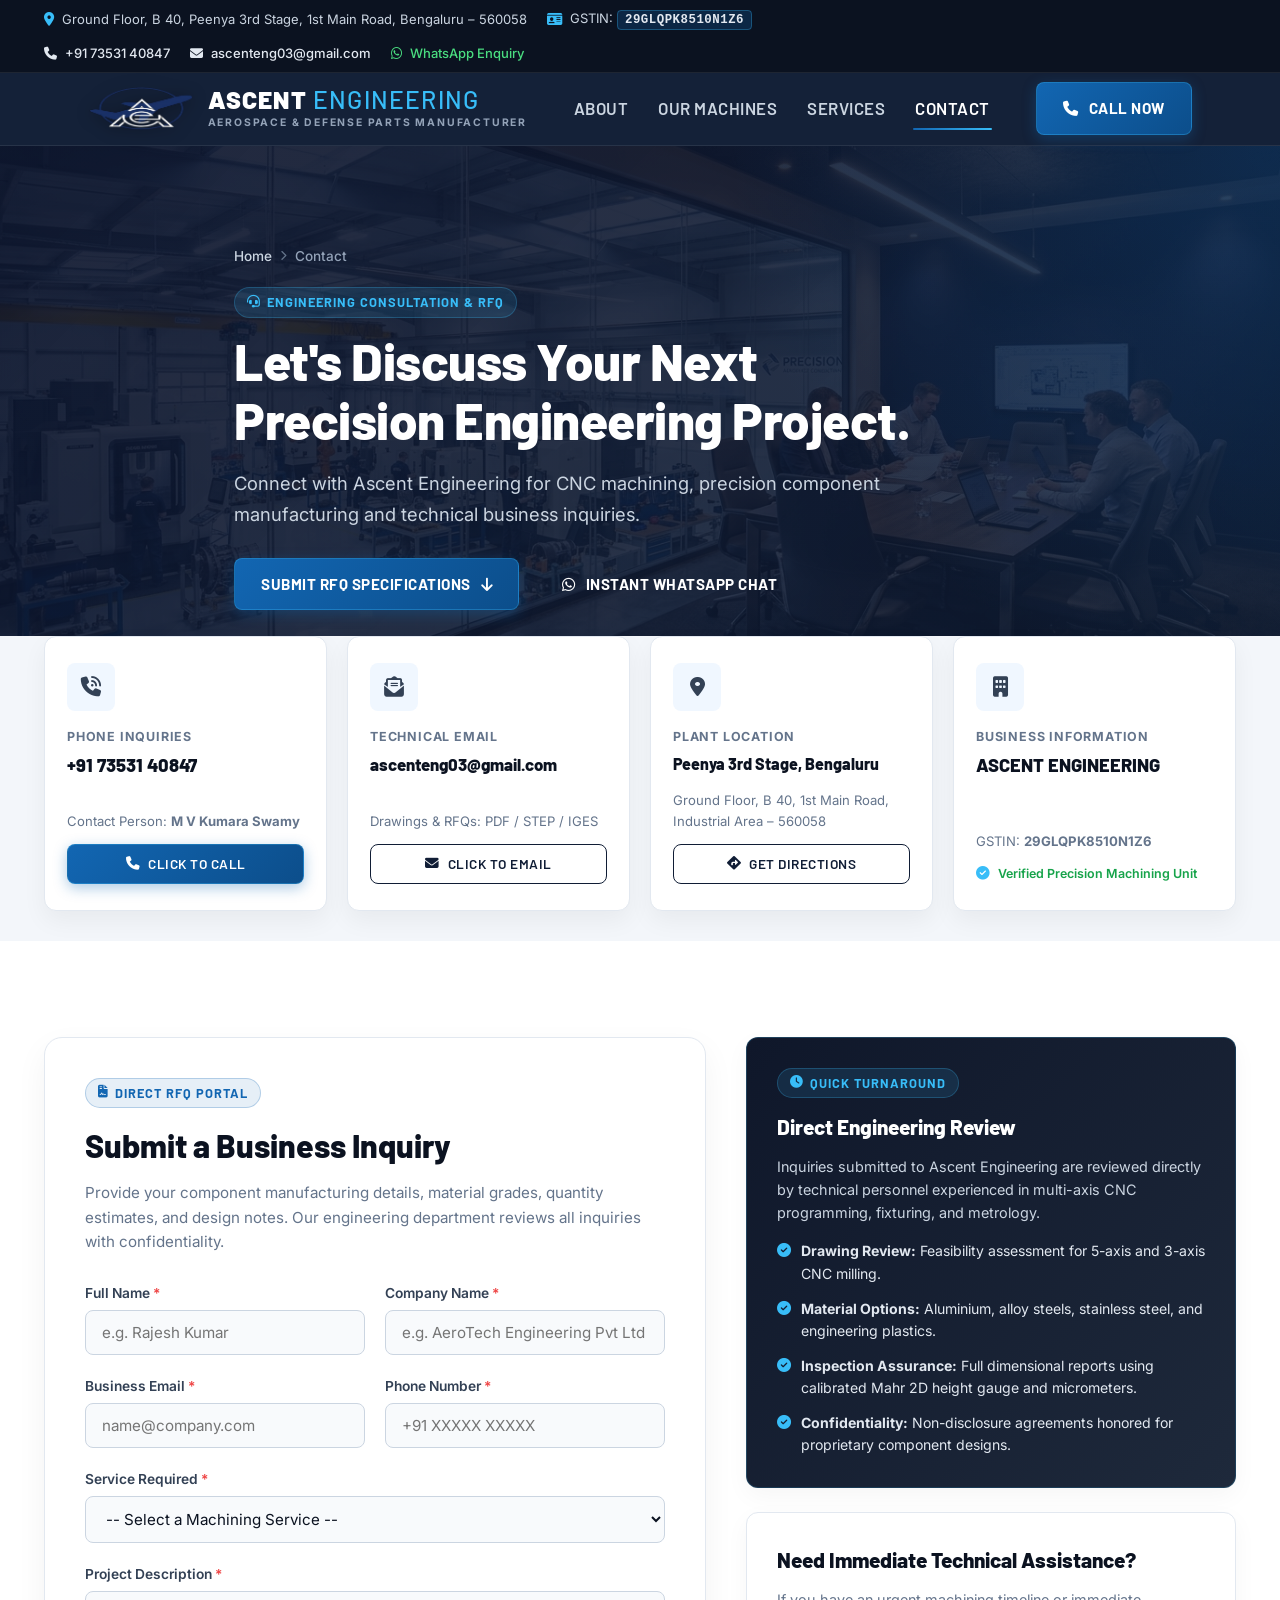
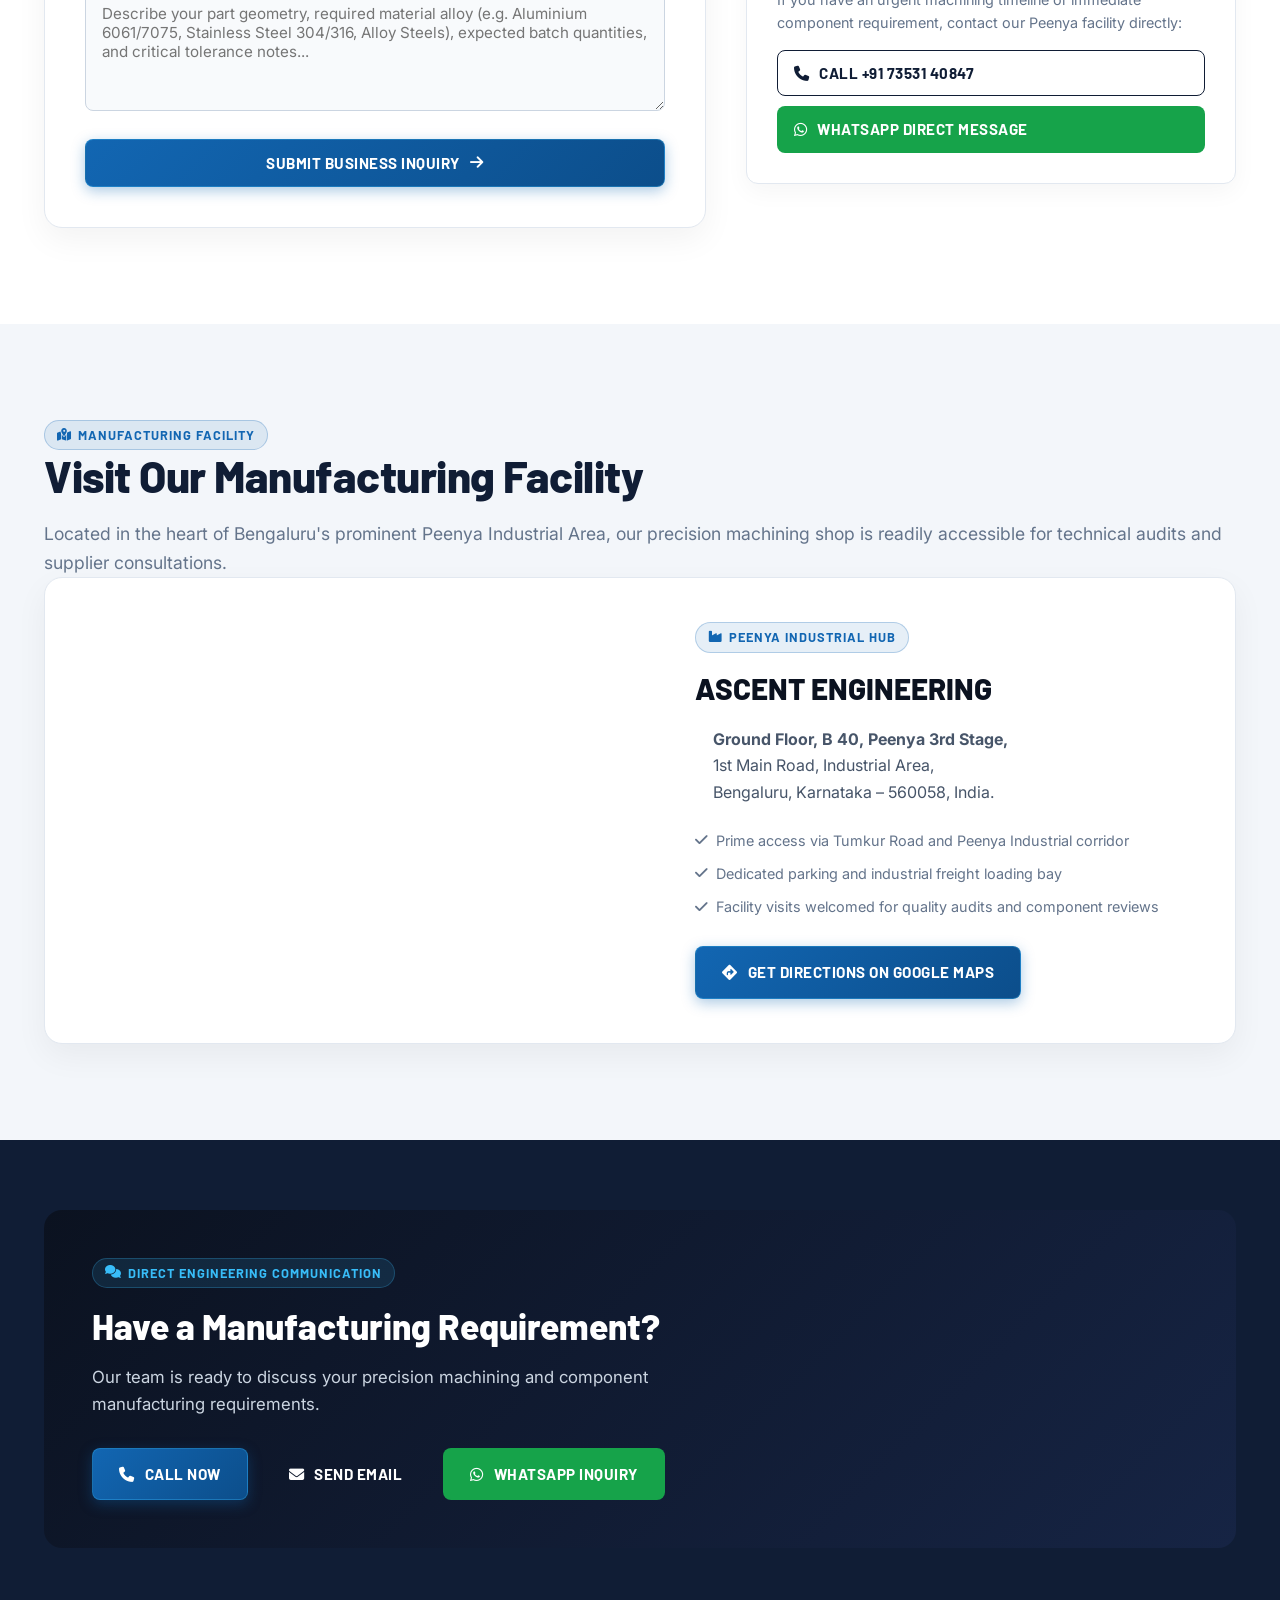
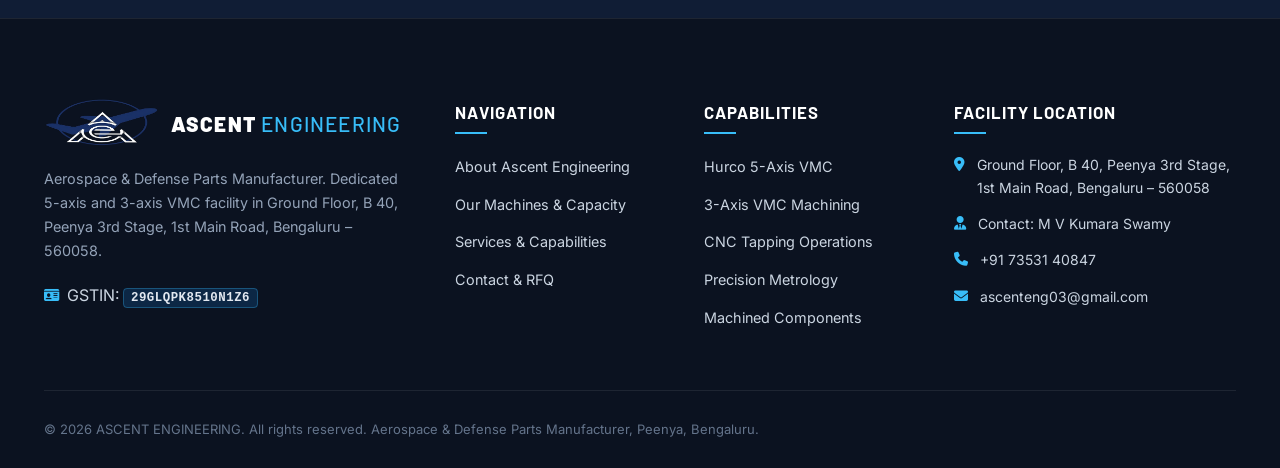
<file: contact/index.html>
<!DOCTYPE html>
<html lang="en">
  <head>
    <meta charset="UTF-8" />
    <meta http-equiv="refresh" content="0; url=../contact.html" />
    <title>Redirecting to Contact | ASCENT ENGINEERING</title>
    <script>
      window.location.href = '../contact.html';
    </script>
  </head>
  <body>
    <p>Redirecting to <a href="../contact.html">Contact</a>...</p>
  </body>
</html>
</file>
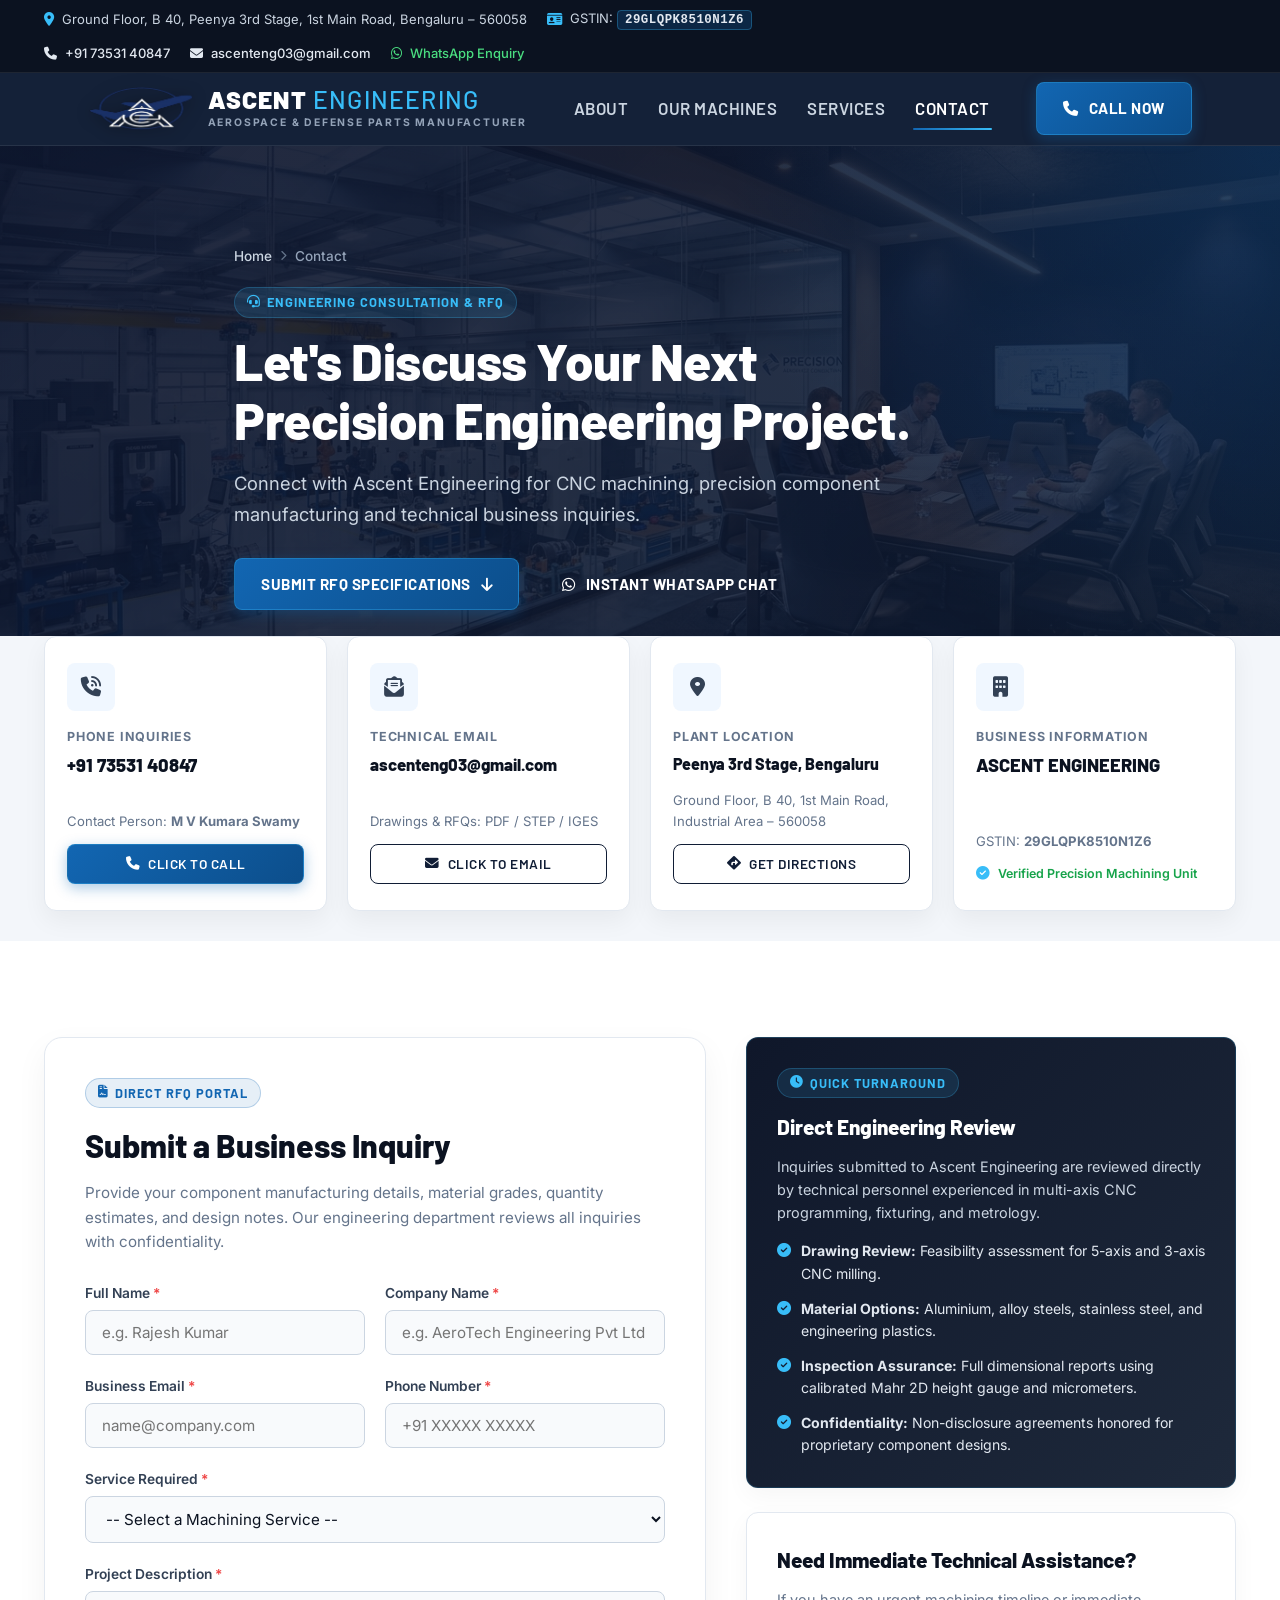
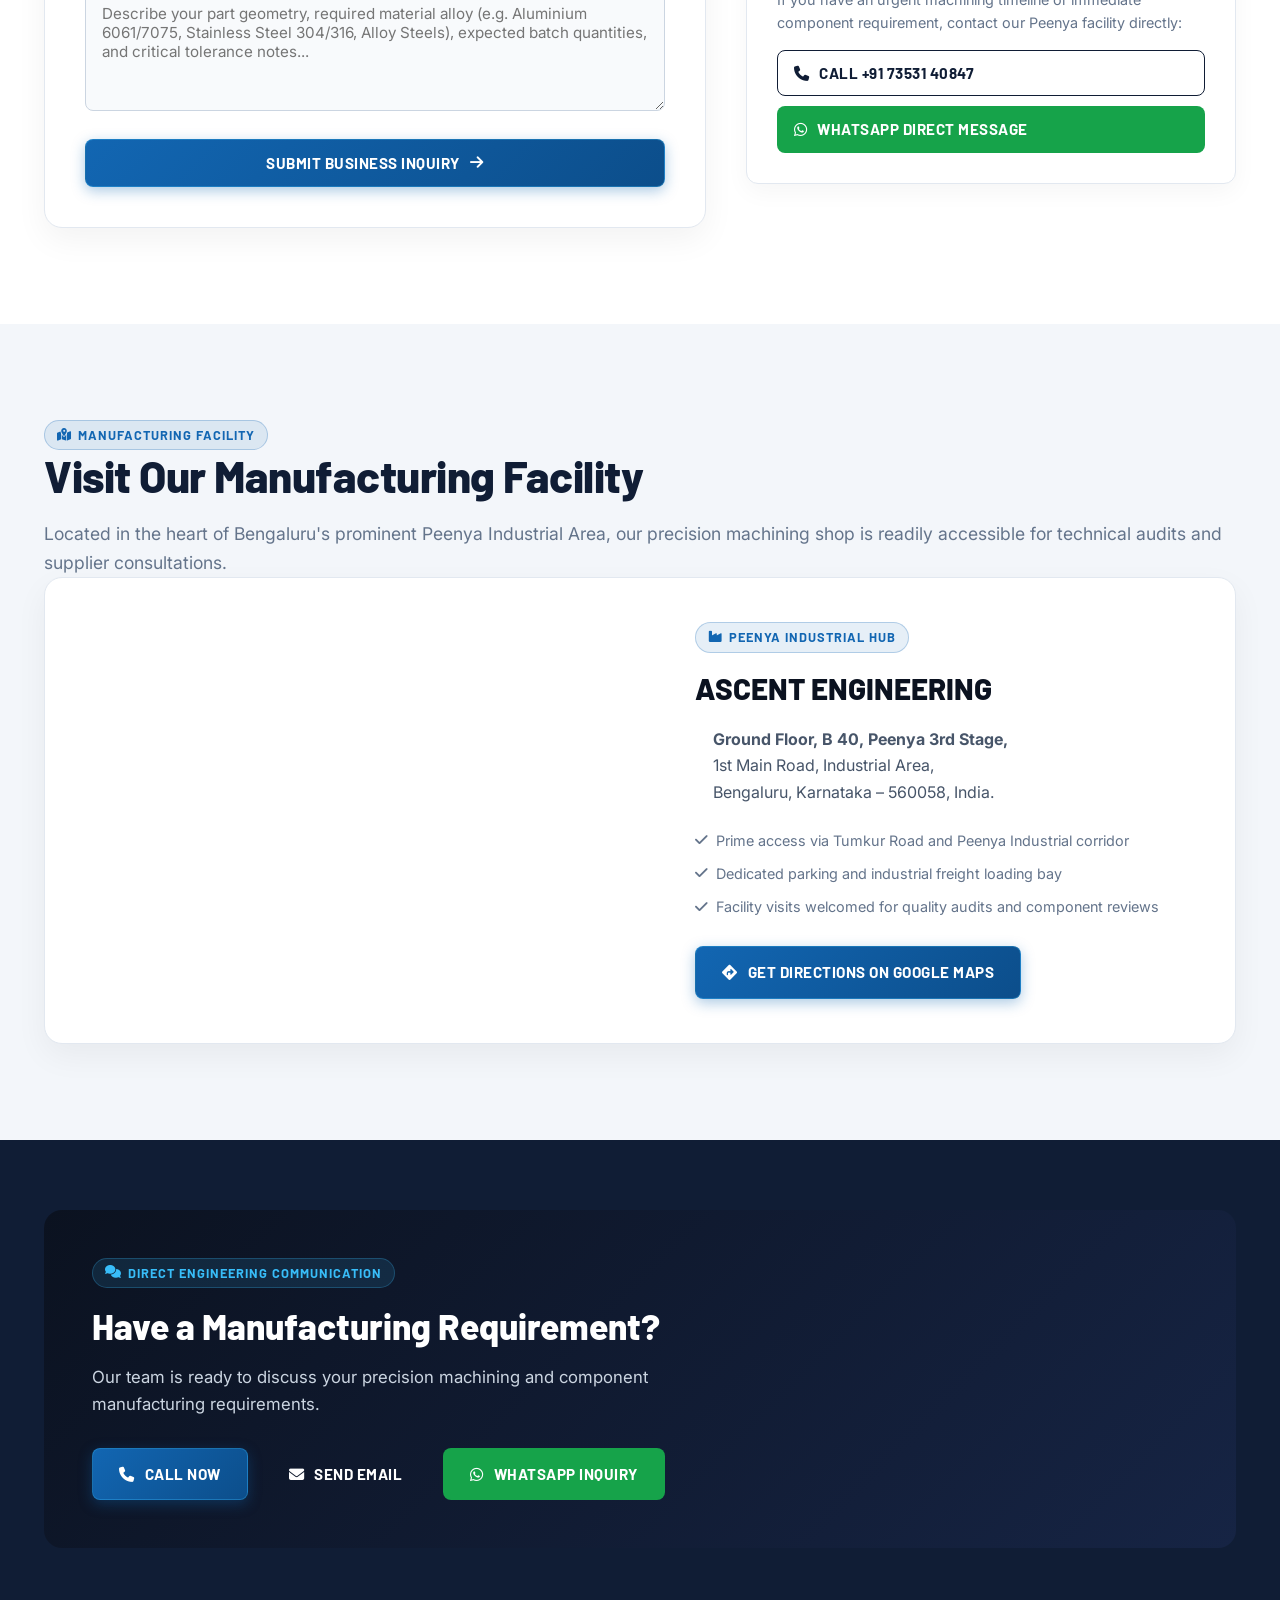
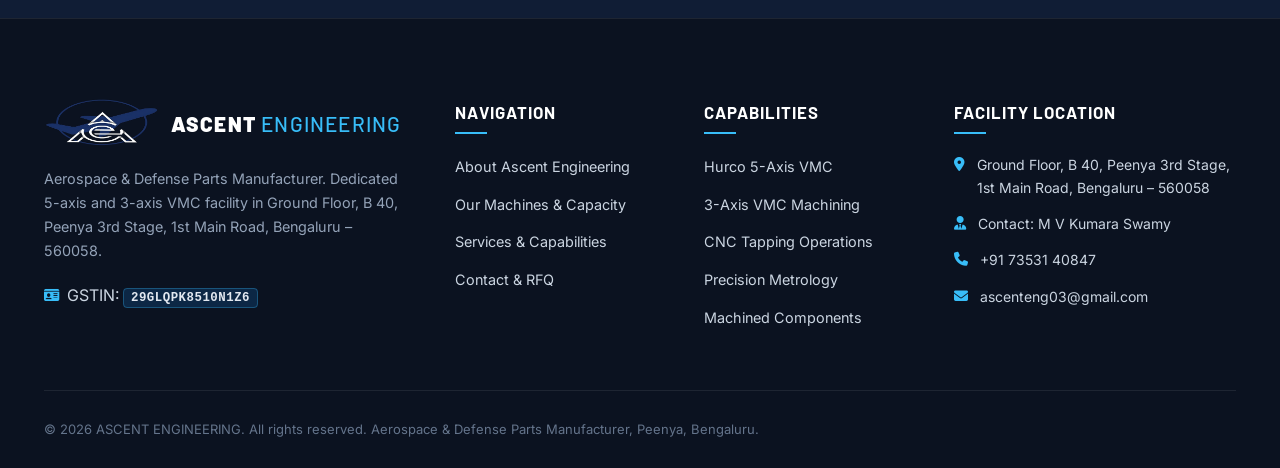
<file: contact.html>
<!DOCTYPE html>
<html lang="en">
  <head>
    <meta charset="UTF-8" />
    <meta name="viewport" content="width=device-width, initial-scale=1.0" />
    <title>Contact &amp; Business Inquiry | Ascent Engineering Peenya Bengaluru</title>
    <meta
      name="description"
      content="Connect with Ascent Engineering for precision CNC machining, 5-axis vertical milling, component prototyping, and manufacturing inquiries. Located in Peenya 3rd Stage, Bengaluru."
    />
    <meta
      name="keywords"
      content="Ascent Engineering Contact, Peenya Industrial Area, CNC Machining Bengaluru, Precision Component Manufacturing, RFQ Machining, M V Kumara Swamy"
    />
    <meta name="author" content="Ascent Engineering" />

    <!-- Open Graph Metadata -->
    <meta property="og:title" content="Contact &amp; Business Inquiry | Ascent Engineering" />
    <meta
      property="og:description"
      content="Request a quotation or schedule a technical review for your precision CNC machining and manufacturing requirements in Peenya, Bengaluru."
    />
    <meta property="og:type" content="website" />
    <meta property="og:image" content="img/generated/contact-hero-industrial.jpg" />

    <!-- Favicon -->
    <link rel="icon" type="image/svg+xml" href="logo/favicon.svg" />
    <link rel="icon" type="image/png" href="logo/ascent-engineering-logo-transparent.png" />

    <!-- Google Fonts: Barlow (Headings) & Inter (Body) -->
    <link rel="preconnect" href="https://fonts.googleapis.com" />
    <link rel="preconnect" href="https://fonts.gstatic.com" crossorigin />
    <link
      href="https://fonts.googleapis.com/css2?family=Barlow:wght@500;600;700;800;900&family=Inter:wght@300;400;500;600;700&display=swap"
      rel="stylesheet"
    />

    <!-- Font Awesome 6 -->
    <link
      rel="stylesheet"
      href="https://cdnjs.cloudflare.com/ajax/libs/font-awesome/6.5.0/css/all.min.css"
    />

    <!-- Main Stylesheet -->
    <link rel="stylesheet" href="home.css" />
  </head>
  <body>
    <!-- Top Announcement & Verification Bar -->
    <div class="top-notice-bar">
      <div class="container top-notice-container">
        <div class="top-notice-left">
          <div class="top-notice-item">
            <i class="fa-solid fa-location-dot"></i>
            <span>Ground Floor, B 40, Peenya 3rd Stage, 1st Main Road, Bengaluru – 560058</span>
          </div>
          <div class="top-notice-item">
            <i class="fa-solid fa-id-card"></i>
            <span>GSTIN: <strong class="gst-badge">29GLQPK8510N1Z6</strong></span>
          </div>
        </div>
        <div class="top-notice-right">
          <a href="tel:7353140847" class="top-notice-link">
            <i class="fa-solid fa-phone"></i>
            <span>+91 73531 40847</span>
          </a>
          <a href="mailto:ascenteng03@gmail.com" class="top-notice-link">
            <i class="fa-solid fa-envelope"></i>
            <span>ascenteng03@gmail.com</span>
          </a>
          <a
            href="https://wa.me/917353140847?text=Hello%20Ascent%20Engineering%2C%20I%20would%20like%20to%20discuss%20a%20precision%20machining%20project."
            target="_blank"
            rel="noopener noreferrer"
            class="top-notice-link whatsapp-link"
          >
            <i class="fa-brands fa-whatsapp"></i>
            <span>WhatsApp Enquiry</span>
          </a>
        </div>
      </div>
    </div>

    <!-- Main Navigation Bar -->
    <header class="navbar" id="mainNavbar">
      <div class="container navbar-container">
        <a href="index.html" class="logo-link" title="Ascent Engineering Home">
          <img
            src="logo/ascent-engineering-logo-transparent.png"
            alt="Ascent Engineering Logo"
            class="logo-mark-img"
          />
          <div class="logo-text-block">
            <div class="logo-title">
              <span class="brand-ascent">ASCENT</span>
              <span class="brand-engineering">ENGINEERING</span>
            </div>
            <div class="logo-tagline">Aerospace &amp; Defense Parts Manufacturer</div>
          </div>
        </a>

        <!-- Desktop Navigation Links -->
        <nav class="nav-links" id="navLinks" aria-label="Main Navigation">
          <a href="index.html" class="nav-link">About</a>
          <a href="ourmachine.html" class="nav-link">Our Machines</a>
          <a href="services.html" class="nav-link">Services</a>
          <a href="contact.html" class="nav-link active">Contact</a>
        </nav>

        <div class="nav-cta-wrap">
          <a href="tel:7353140847" class="btn btn-primary">
            <i class="fa-solid fa-phone"></i>
            <span>Call Now</span>
          </a>
          <button
            class="mobile-menu-btn"
            id="mobileMenuBtn"
            type="button"
            aria-label="Open navigation menu"
            aria-controls="navLinks"
            aria-expanded="false"
          >
            <i class="fa-solid fa-bars"></i>
          </button>
        </div>
      </div>
    </header>

    <!-- Main Content -->
    <main>
      <!-- Section 1: Contact Hero -->
      <section class="page-hero-banner contact-hero-banner">
        <div class="container page-hero-content">
          <div class="breadcrumbs">
            <a href="index.html">Home</a>
            <i class="fa-solid fa-chevron-right"></i>
            <span>Contact</span>
          </div>
          <span class="badge-tag badge-tag-dark" style="margin-bottom: 14px;">
            <i class="fa-solid fa-headset"></i> Engineering Consultation &amp; RFQ
          </span>
          <h1 class="page-hero-title">
            Let's Discuss Your Next<br />Precision Engineering Project.
          </h1>
          <p class="page-hero-desc">
            Connect with Ascent Engineering for CNC machining, precision component manufacturing and technical business inquiries.
          </p>
          <div class="page-hero-ctas">
            <a href="#inquiryFormSection" class="btn btn-primary">
              <span>Submit RFQ Specifications</span>
              <i class="fa-solid fa-arrow-down"></i>
            </a>
            <a href="https://wa.me/917353140847?text=Hello%20Ascent%20Engineering%2C%20I%20would%20like%20to%20discuss%20a%20precision%20machining%20project." target="_blank" rel="noopener noreferrer" class="btn btn-outline-light">
              <i class="fa-brands fa-whatsapp"></i>
              <span>Instant WhatsApp Chat</span>
            </a>
          </div>
        </div>
      </section>

      <!-- Section 2: Contact Information (4 Professional Cards) -->
      <section class="section section-light" style="padding-top: 0; padding-bottom: 30px;">
        <div class="container">
          <div class="contact-cards-grid">
            <!-- Card 1: Phone -->
            <div class="contact-card-box">
              <div class="contact-card-icon"><i class="fa-solid fa-phone-volume"></i></div>
              <div class="contact-card-title">Phone Inquiries</div>
              <div class="contact-card-val">+91 73531 40847</div>
              <div class="contact-card-sub" style="margin-bottom: 12px;">
                Contact Person: <strong>M V Kumara Swamy</strong>
              </div>
              <a href="tel:7353140847" class="btn btn-primary contact-card-btn">
                <i class="fa-solid fa-phone"></i>
                <span>Click to Call</span>
              </a>
            </div>

            <!-- Card 2: Email -->
            <div class="contact-card-box">
              <div class="contact-card-icon"><i class="fa-solid fa-envelope-open-text"></i></div>
              <div class="contact-card-title">Technical Email</div>
              <div class="contact-card-val" style="font-size: 1.05rem; word-break: break-all;">ascenteng03@gmail.com</div>
              <div class="contact-card-sub" style="margin-bottom: 12px;">
                Drawings &amp; RFQs: PDF / STEP / IGES
              </div>
              <a href="mailto:ascenteng03@gmail.com" class="btn btn-outline-dark contact-card-btn">
                <i class="fa-solid fa-envelope"></i>
                <span>Click to Email</span>
              </a>
            </div>

            <!-- Card 3: Location -->
            <div class="contact-card-box">
              <div class="contact-card-icon"><i class="fa-solid fa-location-dot"></i></div>
              <div class="contact-card-title">Plant Location</div>
              <div class="contact-card-val" style="font-size: 1rem; line-height: 1.4;">Peenya 3rd Stage, Bengaluru</div>
              <div class="contact-card-sub" style="margin-bottom: 12px;">
                Ground Floor, B 40, 1st Main Road, Industrial Area – 560058
              </div>
              <a
                href="https://maps.google.com/?q=B+40+Peenya+3rd+Stage+1st+Main+Road+Industrial+Area+Bengaluru+560058"
                target="_blank"
                rel="noopener noreferrer"
                class="btn btn-outline-dark contact-card-btn"
              >
                <i class="fa-solid fa-diamond-turn-right"></i>
                <span>Get Directions</span>
              </a>
            </div>

            <!-- Card 4: Business Information -->
            <div class="contact-card-box">
              <div class="contact-card-icon"><i class="fa-solid fa-building"></i></div>
              <div class="contact-card-title">Business Information</div>
              <div class="contact-card-val" style="font-size: 1.15rem;">ASCENT ENGINEERING</div>
              <div class="contact-card-sub" style="margin-bottom: 12px;">
                GSTIN: <strong class="gst-badge">29GLQPK8510N1Z6</strong>
              </div>
              <div class="top-notice-item" style="font-size: 0.78rem; color: #16A34A; font-weight: 600;">
                <i class="fa-solid fa-circle-check"></i>
                <span>Verified Precision Machining Unit</span>
              </div>
            </div>
          </div>
        </div>
      </section>

      <!-- Section 3: Professional Business Inquiry Form -->
      <section class="section section-white" id="inquiryFormSection">
        <div class="container">
          <div class="contact-main-grid">
            <!-- Left: Two-Column Inquiry Form -->
            <div class="contact-form-container">
              <span class="badge-tag" style="margin-bottom: 12px;">
                <i class="fa-solid fa-file-contract"></i> Direct RFQ Portal
              </span>
              <h2 class="contact-form-title">Submit a Business Inquiry</h2>
              <p class="contact-form-desc">
                Provide your component manufacturing details, material grades, quantity estimates, and design notes. Our engineering department reviews all inquiries with confidentiality.
              </p>

              <form id="contactForm" novalidate>
                <!-- Row 1: Full Name & Company Name -->
                <div class="form-group-row">
                  <div class="form-group">
                    <label class="form-label" for="fullName">Full Name <span class="req">*</span></label>
                    <input
                      type="text"
                      id="fullName"
                      class="form-control"
                      placeholder="e.g. Rajesh Kumar"
                      required
                    />
                    <div class="form-error-feedback" id="nameError">
                      Please enter your full name.
                    </div>
                  </div>

                  <div class="form-group">
                    <label class="form-label" for="companyName">Company Name <span class="req">*</span></label>
                    <input
                      type="text"
                      id="companyName"
                      class="form-control"
                      placeholder="e.g. AeroTech Engineering Pvt Ltd"
                      required
                    />
                    <div class="form-error-feedback" id="companyError">
                      Please enter your company or organization name.
                    </div>
                  </div>
                </div>

                <!-- Row 2: Business Email & Phone Number -->
                <div class="form-group-row">
                  <div class="form-group">
                    <label class="form-label" for="emailAddress">Business Email <span class="req">*</span></label>
                    <input
                      type="email"
                      id="emailAddress"
                      class="form-control"
                      placeholder="name@company.com"
                      required
                    />
                    <div class="form-error-feedback" id="emailError">
                      Please enter a valid business email address.
                    </div>
                  </div>

                  <div class="form-group">
                    <label class="form-label" for="phoneNumber">Phone Number <span class="req">*</span></label>
                    <input
                      type="tel"
                      id="phoneNumber"
                      class="form-control"
                      placeholder="+91 XXXXX XXXXX"
                      required
                    />
                    <div class="form-error-feedback" id="phoneError">
                      Please enter a valid phone number.
                    </div>
                  </div>
                </div>

                <!-- Row 3: Service Required Dropdown -->
                <div class="form-group">
                  <label class="form-label" for="serviceRequired">Service Required <span class="req">*</span></label>
                  <select id="serviceRequired" class="form-control" required>
                    <option value="" disabled selected>-- Select a Machining Service --</option>
                    <option value="CNC Milling">CNC Milling</option>
                    <option value="5-Axis CNC Machining">5-Axis CNC Machining</option>
                    <option value="Precision Component Manufacturing">Precision Component Manufacturing</option>
                    <option value="Aerospace Component Machining">Aerospace Component Machining</option>
                    <option value="Defense Component Manufacturing">Defense Component Manufacturing</option>
                    <option value="VMC Machining">VMC Machining</option>
                    <option value="Precision Drilling and Tapping">Precision Drilling and Tapping</option>
                    <option value="Custom Engineering Components">Custom Engineering Components</option>
                    <option value="Prototype and Small-Batch Manufacturing">Prototype and Small-Batch Manufacturing</option>
                    <option value="General Engineering RFQ / Other">General Engineering RFQ / Other</option>
                  </select>
                </div>

                <!-- Row 4: Project Description -->
                <div class="form-group">
                  <label class="form-label" for="projectDescription">Project Description <span class="req">*</span></label>
                  <textarea
                    id="projectDescription"
                    class="form-control"
                    placeholder="Describe your part geometry, required material alloy (e.g. Aluminium 6061/7075, Stainless Steel 304/316, Alloy Steels), expected batch quantities, and critical tolerance notes..."
                    required
                  ></textarea>
                  <div class="form-error-feedback" id="messageError">
                    Please provide project description and specifications.
                  </div>
                </div>

                <!-- Submit Button -->
                <div class="form-submit-row">
                  <button type="submit" class="btn btn-primary" id="submitInquiryBtn" style="padding: 14px 28px; width: 100%;">
                    <span>Submit Business Inquiry</span>
                    <i class="fa-solid fa-arrow-right"></i>
                  </button>
                </div>

                <!-- Transparent Status Alert Box (Pending Backend Notification with One-Click Dispatch) -->
                <div id="formFeedback" class="form-status-alert"></div>
              </form>
            </div>

            <!-- Right: Technical Review & Facility Commitments -->
            <div class="contact-side-panel">
              <div class="contact-side-card highlight">
                <span class="badge-tag badge-tag-dark" style="margin-bottom: 12px; width: fit-content;">
                  <i class="fa-solid fa-clock"></i> Quick Turnaround
                </span>
                <h3 class="contact-side-title">Direct Engineering Review</h3>
                <p class="contact-side-p">
                  Inquiries submitted to Ascent Engineering are reviewed directly by technical personnel experienced in multi-axis CNC programming, fixturing, and metrology.
                </p>
                <div class="contact-commitments-list">
                  <div class="commitment-item">
                    <i class="fa-solid fa-circle-check"></i>
                    <span><strong>Drawing Review:</strong> Feasibility assessment for 5-axis and 3-axis CNC milling.</span>
                  </div>
                  <div class="commitment-item">
                    <i class="fa-solid fa-circle-check"></i>
                    <span><strong>Material Options:</strong> Aluminium, alloy steels, stainless steel, and engineering plastics.</span>
                  </div>
                  <div class="commitment-item">
                    <i class="fa-solid fa-circle-check"></i>
                    <span><strong>Inspection Assurance:</strong> Full dimensional reports using calibrated Mahr 2D height gauge and micrometers.</span>
                  </div>
                  <div class="commitment-item">
                    <i class="fa-solid fa-circle-check"></i>
                    <span><strong>Confidentiality:</strong> Non-disclosure agreements honored for proprietary component designs.</span>
                  </div>
                </div>
              </div>

              <!-- Direct Contact Quick Card -->
              <div class="contact-side-card">
                <h4 class="contact-side-title">Need Immediate Technical Assistance?</h4>
                <p class="contact-side-p">
                  If you have an urgent machining timeline or immediate component requirement, contact our Peenya facility directly:
                </p>
                <div style="display: flex; flex-direction: column; gap: 10px;">
                  <a href="tel:7353140847" class="btn btn-outline-dark" style="justify-content: flex-start; padding: 10px 16px;">
                    <i class="fa-solid fa-phone" style="color: var(--color-blue-primary);"></i>
                    <span>Call +91 73531 40847</span>
                  </a>
                  <a
                    href="https://wa.me/917353140847?text=Hello%20Ascent%20Engineering%2C%20I%20have%20an%20urgent%20machining%20enquiry."
                    target="_blank"
                    rel="noopener noreferrer"
                    class="btn"
                    style="justify-content: flex-start; padding: 10px 16px; background: #16A34A; color: white;"
                  >
                    <i class="fa-brands fa-whatsapp"></i>
                    <span>WhatsApp Direct Message</span>
                  </a>
                </div>
              </div>
            </div>
          </div>
        </div>
      </section>

      <!-- Section 4: Location Section (Interactive Google Maps Embed) -->
      <section class="section section-light" id="location">
        <div class="container">
          <div class="section-header-centered">
            <span class="badge-tag">
              <i class="fa-solid fa-map-location-dot"></i> Manufacturing Facility
            </span>
            <h2 class="section-title">Visit Our Manufacturing Facility</h2>
            <p class="section-subtitle">
              Located in the heart of Bengaluru's prominent Peenya Industrial Area, our precision machining shop is readily accessible for technical audits and supplier consultations.
            </p>
          </div>

          <div class="location-section-grid">
            <!-- Google Maps Embed -->
            <div class="location-map-wrap">
              <iframe
                title="Ascent Engineering Facility Location - Peenya 3rd Stage, Bengaluru"
                src="https://www.google.com/maps/embed?pb=!1m18!1m12!1m3!1d3886.6852445831527!2d77.5050518!3d13.0333857!2m3!1f0!2f0!3f0!3m2!1i1024!2i768!4f13.1!3m3!1m2!1s0x3bae3d1f11c76df7%3A0x6b4498ec5ea8c92a!2sPeenya%203rd%20Stage%2C%20Peenya%2C%20Bengaluru%2C%20Karnataka!5e0!3m2!1sen!2sin!4v1700000000000!5m2!1sen!2sin"
                loading="lazy"
                referrerpolicy="no-referrer-when-downgrade"
                allowfullscreen=""
              ></iframe>
            </div>

            <!-- Location Information Pane -->
            <div class="location-info-pane">
              <span class="badge-tag" style="margin-bottom: 12px; width: fit-content;">
                <i class="fa-solid fa-industry"></i> Peenya Industrial Hub
              </span>
              <h3>ASCENT ENGINEERING</h3>
              <div class="location-address-block">
                <strong>Ground Floor, B 40, Peenya 3rd Stage,</strong><br />
                1st Main Road, Industrial Area,<br />
                Bengaluru, Karnataka – 560058, India.
              </div>
              <ul class="location-highlights-list">
                <li>
                  <i class="fa-solid fa-check"></i>
                  <span>Prime access via Tumkur Road and Peenya Industrial corridor</span>
                </li>
                <li>
                  <i class="fa-solid fa-check"></i>
                  <span>Dedicated parking and industrial freight loading bay</span>
                </li>
                <li>
                  <i class="fa-solid fa-check"></i>
                  <span>Facility visits welcomed for quality audits and component reviews</span>
                </li>
              </ul>
              <div>
                <a
                  href="https://maps.google.com/?q=B+40+Peenya+3rd+Stage+1st+Main+Road+Industrial+Area+Bengaluru+560058"
                  target="_blank"
                  rel="noopener noreferrer"
                  class="btn btn-primary"
                >
                  <i class="fa-solid fa-diamond-turn-right"></i>
                  <span>Get Directions on Google Maps</span>
                </a>
              </div>
            </div>
          </div>
        </div>
      </section>

      <!-- Section 5: Final Contact CTA -->
      <section class="section section-dark" style="padding: 70px 0;">
        <div class="container">
          <div class="quick-cta-bar">
            <div class="quick-cta-content">
              <span class="badge-tag badge-tag-dark" style="margin-bottom: 10px;">
                <i class="fa-solid fa-comments"></i> Direct Engineering Communication
              </span>
              <h2 class="quick-cta-title">Have a Manufacturing Requirement?</h2>
              <p class="quick-cta-desc">
                Our team is ready to discuss your precision machining and component manufacturing requirements.
              </p>
            </div>
            <div class="quick-cta-actions">
              <a href="tel:7353140847" class="btn btn-primary">
                <i class="fa-solid fa-phone"></i>
                <span>Call Now</span>
              </a>
              <a href="mailto:ascenteng03@gmail.com" class="btn btn-outline-light">
                <i class="fa-solid fa-envelope"></i>
                <span>Send Email</span>
              </a>
              <a
                href="https://wa.me/917353140847?text=Hello%20Ascent%20Engineering%2C%20I%20have%20a%20component%20manufacturing%20requirement."
                target="_blank"
                rel="noopener noreferrer"
                class="btn"
                style="background: #16A34A; color: white;"
              >
                <i class="fa-brands fa-whatsapp"></i>
                <span>WhatsApp Inquiry</span>
              </a>
            </div>
          </div>
        </div>
      </section>
    </main>

    <!-- Footer -->
    <footer class="footer">
      <div class="container">
        <div class="footer-grid">
          <!-- Col 1: Brand Info -->
          <div class="footer-col-brand">
            <div class="footer-logo-block">
              <img
                src="logo/ascent-engineering-logo-transparent.png"
                alt="Ascent Engineering"
                class="footer-logo-img"
              />
              <div class="logo-title" style="font-size: 1.3rem;">
                <span class="brand-ascent">ASCENT</span>
                <span class="brand-engineering">ENGINEERING</span>
              </div>
            </div>
            <p>
              Aerospace &amp; Defense Parts Manufacturer. Dedicated 5-axis and 3-axis VMC facility
              in Ground Floor, B 40, Peenya 3rd Stage, 1st Main Road, Bengaluru – 560058.
            </p>
            <div class="top-notice-item">
              <i class="fa-solid fa-id-card"></i>
              <span>GSTIN: <strong class="gst-badge">29GLQPK8510N1Z6</strong></span>
            </div>
          </div>

          <!-- Col 2: Navigation -->
          <div class="footer-col">
            <h4 class="footer-heading">Navigation</h4>
            <ul class="footer-links">
              <li><a href="index.html">About Ascent Engineering</a></li>
              <li><a href="ourmachine.html">Our Machines &amp; Capacity</a></li>
              <li><a href="services.html">Services &amp; Capabilities</a></li>
              <li><a href="contact.html">Contact &amp; RFQ</a></li>
            </ul>
          </div>

          <!-- Col 3: Manufacturing Capabilities -->
          <div class="footer-col">
            <h4 class="footer-heading">Capabilities</h4>
            <ul class="footer-links">
              <li><a href="ourmachine.html#hurco">Hurco 5-Axis VMC</a></li>
              <li><a href="ourmachine.html#capabilities">3-Axis VMC Machining</a></li>
              <li><a href="ourmachine.html#capabilities">CNC Tapping Operations</a></li>
              <li><a href="ourmachine.html#metrology">Precision Metrology</a></li>
              <li><a href="ourmachine.html#componentsGallery">Machined Components</a></li>
            </ul>
          </div>

          <!-- Col 4: Contact Details -->
          <div class="footer-col">
            <h4 class="footer-heading">Facility Location</h4>
            <ul class="footer-contact-items">
              <li class="footer-contact-item">
                <i class="fa-solid fa-location-dot"></i>
                <span>Ground Floor, B 40, Peenya 3rd Stage, 1st Main Road, Bengaluru – 560058</span>
              </li>
              <li class="footer-contact-item">
                <i class="fa-solid fa-user-tie"></i>
                <span>Contact: M V Kumara Swamy</span>
              </li>
              <li class="footer-contact-item">
                <i class="fa-solid fa-phone"></i>
                <a href="tel:7353140847">+91 73531 40847</a>
              </li>
              <li class="footer-contact-item">
                <i class="fa-solid fa-envelope"></i>
                <a href="mailto:ascenteng03@gmail.com">ascenteng03@gmail.com</a>
              </li>
            </ul>
          </div>
        </div>

        <div class="footer-bottom">
          <p>&copy; 2026 ASCENT ENGINEERING. All rights reserved. Aerospace &amp; Defense Parts Manufacturer, Peenya, Bengaluru.</p>
        </div>
      </div>
    </footer>

    <!-- Interactive Scripts -->
    <script src="scripts/main.js"></script>
  </body>
</html>
</file>
<file: home.css>
/* ==========================================================================
   ASCENT ENGINEERING — Precision CNC Machining & Advanced Manufacturing
   Peenya 3rd Stage, Bengaluru | Official Stylesheet
   ========================================================================== */

/* --------------------------------------------------------------------------
   1. Brand Design Tokens & CSS Variables
   -------------------------------------------------------------------------- */
:root {
  /* Industrial Palette */
  --color-navy-dark: #0B1220;
  --color-navy: #101D35;
  --color-navy-light: #162646;
  --color-blue-industrial: #1266B2;
  --color-blue-electric: #0284C7;
  --color-blue-accent: #38BDF8;
  --color-blue-subtle: #E0F2FE;
  --color-steel: #64748B;
  --color-steel-light: #94A3B8;
  --color-steel-dark: #334155;
  --color-bg-light: #F3F6FA;
  --color-white: #FFFFFF;
  --color-border: #E2E8F0;
  --color-border-dark: rgba(255, 255, 255, 0.12);

  /* Typography */
  --font-heading: 'Barlow', 'Inter', -apple-system, BlinkMacSystemFont, 'Segoe UI', Roboto, sans-serif;
  --font-body: 'Inter', -apple-system, BlinkMacSystemFont, 'Segoe UI', Roboto, sans-serif;

  /* Shadows */
  --shadow-sm: 0 2px 6px rgba(16, 29, 53, 0.05);
  --shadow-md: 0 8px 24px rgba(16, 29, 53, 0.08);
  --shadow-lg: 0 16px 36px rgba(16, 29, 53, 0.12);
  --shadow-card: 0 4px 18px rgba(16, 29, 53, 0.06);
  --shadow-card-hover: 0 14px 32px rgba(18, 102, 178, 0.18);
  --shadow-dark: 0 10px 30px rgba(0, 0, 0, 0.4);

  /* Borders & Radius */
  --radius-xs: 4px;
  --radius-sm: 8px;
  --radius-md: 12px;
  --radius-lg: 18px;
  --radius-full: 9999px;

  /* Container */
  --container-max: 1240px;
  --container-padding: 24px;

  /* Transitions */
  --transition-fast: 0.2s cubic-bezier(0.4, 0, 0.2, 1);
  --transition-normal: 0.3s cubic-bezier(0.4, 0, 0.2, 1);
  --transition-smooth: 0.4s cubic-bezier(0.16, 1, 0.3, 1);
}

/* --------------------------------------------------------------------------
   2. Global Reset & Base Styles
   -------------------------------------------------------------------------- */
*, *::before, *::after {
  box-sizing: border-box;
  margin: 0;
  padding: 0;
}

html {
  scroll-behavior: smooth;
  font-size: 16px;
  -webkit-text-size-adjust: 100%;
}

body {
  font-family: var(--font-body);
  background-color: var(--color-bg-light);
  color: var(--color-steel-dark);
  line-height: 1.6;
  -webkit-font-smoothing: antialiased;
  -moz-osx-font-smoothing: grayscale;
  overflow-x: hidden;
  width: 100%;
}

img, picture, svg, video {
  display: block;
  max-width: 100%;
  height: auto;
}

a {
  color: inherit;
  text-decoration: none;
  transition: var(--transition-fast);
}

button, input, select, textarea {
  font-family: inherit;
  font-size: inherit;
}

ul {
  list-style: none;
}

.container {
  width: 100%;
  max-width: var(--container-max);
  margin-left: auto;
  margin-right: auto;
  padding-left: var(--container-padding);
  padding-right: var(--container-padding);
}

/* --------------------------------------------------------------------------
   3. Top Announcement & Verification Bar
   -------------------------------------------------------------------------- */
.top-notice-bar {
  background-color: var(--color-navy-dark);
  color: #94A3B8;
  font-size: 0.8125rem;
  border-bottom: 1px solid rgba(255, 255, 255, 0.08);
  position: relative;
  z-index: 1001;
}

.top-notice-container {
  display: flex;
  align-items: center;
  justify-content: space-between;
  padding-top: 8px;
  padding-bottom: 8px;
  flex-wrap: wrap;
  gap: 12px;
}

.top-notice-left, .top-notice-right {
  display: flex;
  align-items: center;
  gap: 20px;
  flex-wrap: wrap;
}

.top-notice-item {
  display: inline-flex;
  align-items: center;
  gap: 8px;
  color: #CBD5E1;
}

.top-notice-item i {
  color: var(--color-blue-accent);
  font-size: 0.85rem;
}

.top-notice-item .gst-badge {
  background: rgba(18, 102, 178, 0.25);
  border: 1px solid rgba(56, 189, 248, 0.3);
  padding: 2px 7px;
  border-radius: var(--radius-xs);
  font-family: monospace;
  font-size: 0.775rem;
  color: #E2E8F0;
  letter-spacing: 0.5px;
}

.top-notice-link {
  display: inline-flex;
  align-items: center;
  gap: 8px;
  color: #E2E8F0;
  font-weight: 500;
  transition: color var(--transition-fast);
}

.top-notice-link:hover {
  color: var(--color-blue-accent);
}

.top-notice-link.whatsapp-link {
  color: #4ADE80;
}

.top-notice-link.whatsapp-link:hover {
  color: #86EFAC;
}

/* --------------------------------------------------------------------------
   4. Main Navigation Header & Logo
   -------------------------------------------------------------------------- */
.navbar {
  position: sticky;
  top: 0;
  left: 0;
  width: 100%;
  background: rgba(16, 29, 53, 0.98);
  backdrop-filter: blur(12px);
  -webkit-backdrop-filter: blur(12px);
  border-bottom: 1px solid rgba(255, 255, 255, 0.08);
  z-index: 1000;
  transition: background-color var(--transition-normal), box-shadow var(--transition-normal);
}

.navbar.scrolled {
  box-shadow: 0 4px 20px rgba(0, 0, 0, 0.35);
}

.navbar-container {
  display: flex;
  align-items: center;
  justify-content: space-evenly;
  height: 72px;
}

.logo-link {
  display: flex;
  align-items: center;
  gap: 14px;
  text-decoration: none;
}

.logo-mark-img {
  height: 44px;
  width: auto;
  object-fit: contain;
  filter: drop-shadow(0 2px 8px rgba(0,0,0,0.4));
}

.logo-text-block {
  display: flex;
  flex-direction: column;
}

.logo-title {
  font-family: var(--font-heading);
  font-size: 1.55rem;
  font-weight: 900;
  line-height: 1.05;
  letter-spacing: 1.2px;
}

.logo-title .brand-ascent {
  color: var(--color-white);
}

.logo-title .brand-engineering {
  color: var(--color-blue-accent);
  font-weight: 500;
}

.logo-tagline {
  font-family: var(--font-body);
  font-size: 0.65rem;
  font-weight: 700;
  color: #94A3B8;
  letter-spacing: 1.8px;
  text-transform: uppercase;
  margin-top: 3px;
}

.nav-links {
  display: flex;
  align-items: center;
  gap: 26px;
}

.nav-link {
  position: relative;
  font-family: var(--font-heading);
  font-size: 1.05rem;
  font-weight: 600;
  color: #CBD5E1;
  letter-spacing: 0.5px;
  text-transform: uppercase;
  padding: 8px 2px;
  transition: color var(--transition-fast);
}

.nav-link::after {
  content: '';
  position: absolute;
  bottom: 0;
  left: 0;
  width: 0%;
  height: 2.5px;
  background: linear-gradient(90deg, var(--color-blue-industrial), var(--color-blue-accent));
  transition: width var(--transition-normal);
  border-radius: var(--radius-full);
}

.nav-link:hover,
.nav-link.active {
  color: var(--color-white);
}

.nav-link.active::after,
.nav-link:hover::after {
  width: 100%;
}

.nav-cta-wrap {
  display: flex;
  align-items: center;
  gap: 16px;
}

/* Mobile Hamburger Toggle */
.mobile-menu-btn {
  display: none;
  background: transparent;
  border: none;
  color: var(--color-white);
  font-size: 1.6rem;
  cursor: pointer;
  padding: 8px;
  line-height: 1;
}

/* --------------------------------------------------------------------------
   5. Buttons & Badges
   -------------------------------------------------------------------------- */
.btn {
  display: inline-flex;
  align-items: center;
  justify-content: center;
  gap: 10px;
  font-family: var(--font-heading);
  font-size: 0.95rem;
  font-weight: 700;
  letter-spacing: 0.5px;
  text-transform: uppercase;
  padding: 13px 26px;
  border-radius: var(--radius-sm);
  border: 1px solid transparent;
  cursor: pointer;
  transition: all var(--transition-fast);
  text-decoration: none;
  white-space: nowrap;
}

.btn-primary {
  background: linear-gradient(135deg, var(--color-blue-industrial) 0%, #0c4e8b 100%);
  color: var(--color-white);
  border-color: rgba(56, 189, 248, 0.3);
  box-shadow: 0 4px 14px rgba(18, 102, 178, 0.35);
}

.btn-primary:hover {
  background: linear-gradient(135deg, #177bd4 0%, var(--color-blue-industrial) 100%);
  box-shadow: 0 6px 20px rgba(18, 102, 178, 0.45);
  transform: translateY(-2px);
  color: var(--color-white);
}

.btn-secondary {
  background: rgba(255, 255, 255, 0.08);
  color: var(--color-white);
  border-color: rgba(255, 255, 255, 0.2);
  backdrop-filter: blur(8px);
}

.btn-secondary:hover {
  background: rgba(255, 255, 255, 0.16);
  border-color: var(--color-blue-accent);
  color: var(--color-white);
  transform: translateY(-2px);
}

.btn-outline-dark {
  background: transparent;
  color: var(--color-navy);
  border: 1.5px solid var(--color-navy);
}

.btn-outline-dark:hover {
  background: var(--color-navy);
  color: var(--color-white);
  transform: translateY(-2px);
}

.btn-white {
  background: var(--color-white);
  color: var(--color-navy);
  box-shadow: 0 4px 14px rgba(0, 0, 0, 0.15);
}

.btn-white:hover {
  background: var(--color-bg-light);
  color: var(--color-blue-industrial);
  transform: translateY(-2px);
}

.badge-tag {
  display: inline-flex;
  align-items: center;
  gap: 6px;
  background: rgba(18, 102, 178, 0.1);
  border: 1px solid rgba(18, 102, 178, 0.25);
  color: var(--color-blue-industrial);
  font-family: var(--font-heading);
  font-size: 0.8rem;
  font-weight: 700;
  text-transform: uppercase;
  letter-spacing: 1px;
  padding: 4px 12px;
  border-radius: var(--radius-full);
}

.badge-tag-dark {
  background: rgba(56, 189, 248, 0.12);
  border: 1px solid rgba(56, 189, 248, 0.25);
  color: var(--color-blue-accent);
}

/* --------------------------------------------------------------------------
   6. Section 1 – Cinematic Hero
   -------------------------------------------------------------------------- */
.hero-industrial {
  position: relative;
  background-color: var(--color-navy-dark);
  color: var(--color-white);
  min-height: 88vh;
  display: flex;
  align-items: center;
  padding: 90px 0 110px 0;
  overflow: hidden;
}

.hero-bg-wrapper {
  position: absolute;
  top: 0;
  left: 0;
  width: 100%;
  height: 100%;
  z-index: 1;
}

.hero-bg-img {
  width: 100%;
  height: 100%;
  object-fit: cover;
  object-position: center;
  filter: brightness(0.48) contrast(1.12);
  transform: scale(1.02);
}

.hero-gradient-overlay {
  position: absolute;
  top: 0;
  left: 0;
  width: 100%;
  height: 100%;
  background: linear-gradient(
    90deg,
    rgba(11, 18, 32, 0.96) 0%,
    rgba(16, 29, 53, 0.88) 50%,
    rgba(11, 18, 32, 0.72) 100%
  );
  z-index: 2;
}

.hero-grid-pattern {
  position: absolute;
  top: 0;
  left: 0;
  width: 100%;
  height: 100%;
  background-image: radial-gradient(rgba(56, 189, 248, 0.12) 1px, transparent 1px);
  background-size: 32px 32px;
  z-index: 3;
  opacity: 0.6;
}

.hero-content {
  position: relative;
  z-index: 10;
  max-width: 860px;
}

.hero-badge-wrap {
  margin-bottom: 22px;
}

.hero-title {
  font-family: var(--font-heading);
  font-size: clamp(2.5rem, 5.2vw, 4.2rem);
  font-weight: 800;
  line-height: 1.15;
  letter-spacing: -0.5px;
  color: var(--color-white);
  margin-bottom: 24px;
}

.hero-title span.text-highlight {
  color: var(--color-blue-accent);
  background: linear-gradient(135deg, #FFFFFF 20%, var(--color-blue-accent) 100%);
  -webkit-background-clip: text;
  -webkit-text-fill-color: transparent;
}

.hero-desc {
  font-size: clamp(1.05rem, 2vw, 1.25rem);
  color: #CBD5E1;
  line-height: 1.7;
  margin-bottom: 38px;
  max-width: 760px;
}

.hero-actions {
  display: flex;
  align-items: center;
  gap: 18px;
  flex-wrap: wrap;
  margin-bottom: 48px;
}

.hero-stats-row {
  display: grid;
  grid-template-columns: repeat(auto-fit, minmax(180px, 1fr));
  gap: 16px;
  padding-top: 32px;
  border-top: 1px solid rgba(255, 255, 255, 0.12);
}

.hero-stat-item {
  display: flex;
  align-items: center;
  gap: 14px;
}

.hero-stat-icon {
  width: 44px;
  height: 44px;
  border-radius: var(--radius-sm);
  background: rgba(18, 102, 178, 0.25);
  border: 1px solid rgba(56, 189, 248, 0.3);
  display: flex;
  align-items: center;
  justify-content: center;
  color: var(--color-blue-accent);
  font-size: 1.2rem;
  flex-shrink: 0;
}

.hero-stat-text .stat-num {
  font-family: var(--font-heading);
  font-size: 1.25rem;
  font-weight: 800;
  color: var(--color-white);
  line-height: 1.2;
}

.hero-stat-text .stat-label {
  font-size: 0.8rem;
  color: #94A3B8;
  text-transform: uppercase;
  letter-spacing: 0.5px;
}

/* Page Sub-Hero Banner */
.page-hero-banner {
  background: linear-gradient(135deg, var(--color-navy-dark) 0%, var(--color-navy) 100%);
  color: var(--color-white);
  padding: 64px 0 72px 0;
  position: relative;
  border-bottom: 1px solid rgba(255, 255, 255, 0.08);
  overflow: hidden;
}

.page-hero-banner::before {
  content: '';
  position: absolute;
  top: 0;
  right: 0;
  width: 45%;
  height: 100%;
  background: radial-gradient(circle at top right, rgba(18, 102, 178, 0.25), transparent 70%);
  pointer-events: none;
}

.page-hero-content {
  position: relative;
  z-index: 2;
  max-width: 800px;
}

.page-hero-title {
  font-family: var(--font-heading);
  font-size: clamp(2.2rem, 4vw, 3.2rem);
  font-weight: 800;
  line-height: 1.2;
  margin-bottom: 16px;
}

.page-hero-desc {
  font-size: 1.125rem;
  color: #CBD5E1;
  line-height: 1.6;
}

.breadcrumbs {
  display: flex;
  align-items: center;
  gap: 8px;
  font-size: 0.85rem;
  color: #94A3B8;
  margin-bottom: 16px;
}

.breadcrumbs a {
  color: #CBD5E1;
}

.breadcrumbs a:hover {
  color: var(--color-blue-accent);
}

.breadcrumbs i {
  font-size: 0.7rem;
}

/* --------------------------------------------------------------------------
   7. Section Headers & Typography
   -------------------------------------------------------------------------- */
.section {
  padding: 96px 0;
  position: relative;
}

.section-dark {
  background-color: var(--color-navy);
  color: var(--color-white);
}

.section-deep {
  background-color: var(--color-navy-dark);
  color: var(--color-white);
}

.section-light {
  background-color: var(--color-bg-light);
}

.section-white {
  background-color: var(--color-white);
}

.section-header {
  margin-bottom: 56px;
}

.section-header.center {
  text-align: center;
  max-width: 780px;
  margin-left: auto;
  margin-right: auto;
}

.section-tag {
  display: inline-flex;
  align-items: center;
  gap: 8px;
  color: var(--color-blue-industrial);
  font-family: var(--font-heading);
  font-size: 0.875rem;
  font-weight: 700;
  letter-spacing: 1.5px;
  text-transform: uppercase;
  margin-bottom: 12px;
}

.section-dark .section-tag,
.section-deep .section-tag {
  color: var(--color-blue-accent);
}

.section-title {
  font-family: var(--font-heading);
  font-size: clamp(2rem, 3.5vw, 2.75rem);
  font-weight: 800;
  line-height: 1.2;
  color: var(--color-navy);
  margin-bottom: 16px;
  letter-spacing: -0.5px;
}

.section-dark .section-title,
.section-deep .section-title {
  color: var(--color-white);
}

.section-subtitle {
  font-size: 1.1rem;
  color: var(--color-steel);
  line-height: 1.65;
}

.section-dark .section-subtitle,
.section-deep .section-subtitle {
  color: #94A3B8;
}

/* --------------------------------------------------------------------------
   8. Section 2 – Editorial Split Company Introduction
   -------------------------------------------------------------------------- */
.about-split-grid {
  display: grid;
  grid-template-columns: 1.1fr 0.9fr;
  gap: 56px;
  align-items: center;
}

.about-text-col p {
  font-size: 1.05rem;
  line-height: 1.8;
  color: var(--color-steel-dark);
  margin-bottom: 22px;
}

.about-key-highlights {
  display: grid;
  grid-template-columns: 1fr 1fr;
  gap: 16px;
  margin: 32px 0 36px 0;
}

.about-highlight-item {
  display: flex;
  align-items: flex-start;
  gap: 12px;
  background: var(--color-bg-light);
  padding: 16px;
  border-radius: var(--radius-sm);
  border: 1px solid var(--color-border);
}

.about-highlight-icon {
  width: 32px;
  height: 32px;
  border-radius: var(--radius-xs);
  background: var(--color-blue-subtle);
  color: var(--color-blue-industrial);
  display: flex;
  align-items: center;
  justify-content: center;
  font-size: 0.95rem;
  flex-shrink: 0;
  margin-top: 2px;
}

.about-highlight-text h4 {
  font-family: var(--font-heading);
  font-size: 0.95rem;
  font-weight: 700;
  color: var(--color-navy);
  margin-bottom: 2px;
}

.about-highlight-text p {
  font-size: 0.825rem;
  color: var(--color-steel);
  line-height: 1.4;
  margin-bottom: 0;
}

.about-image-col {
  position: relative;
}

.about-main-image-wrap {
  position: relative;
  border-radius: var(--radius-md);
  overflow: hidden;
  box-shadow: var(--shadow-lg);
  border: 1px solid var(--color-border);
}

.about-main-image-wrap img {
  width: 100%;
  height: 500px;
  object-fit: cover;
  transition: transform var(--transition-smooth);
}

.about-main-image-wrap:hover img {
  transform: scale(1.03);
}

.about-floating-card {
  position: absolute;
  bottom: -24px;
  right: -20px;
  background: var(--color-navy);
  color: var(--color-white);
  padding: 24px;
  border-radius: var(--radius-md);
  box-shadow: var(--shadow-dark);
  border: 1px solid rgba(255, 255, 255, 0.1);
  max-width: 280px;
  z-index: 10;
}

.about-floating-card .card-title {
  font-family: var(--font-heading);
  font-size: 1.15rem;
  font-weight: 800;
  color: var(--color-blue-accent);
  margin-bottom: 6px;
}

.about-floating-card p {
  font-size: 0.85rem;
  color: #CBD5E1;
  line-height: 1.45;
  margin-bottom: 0;
}

/* --------------------------------------------------------------------------
   9. Section 3 – Manufacturing Capabilities (3 Technical Cards)
   -------------------------------------------------------------------------- */
.capabilities-3grid {
  display: grid;
  grid-template-columns: repeat(3, 1fr);
  gap: 28px;
}

.technical-card {
  background: var(--color-white);
  border-radius: var(--radius-md);
  overflow: hidden;
  border: 1px solid var(--color-border);
  box-shadow: var(--shadow-card);
  transition: all var(--transition-normal);
  display: flex;
  flex-direction: column;
}

.technical-card:hover {
  transform: translateY(-6px);
  box-shadow: var(--shadow-card-hover);
  border-color: rgba(18, 102, 178, 0.35);
}

.technical-card-img-wrap {
  position: relative;
  height: 240px;
  overflow: hidden;
  background-color: var(--color-navy-dark);
}

.technical-card-img-wrap img {
  width: 100%;
  height: 100%;
  object-fit: cover;
  transition: transform var(--transition-smooth);
}

.technical-card:hover .technical-card-img-wrap img {
  transform: scale(1.06);
}

.technical-card-badge {
  position: absolute;
  top: 14px;
  left: 14px;
  background: rgba(16, 29, 53, 0.92);
  color: var(--color-white);
  border: 1px solid rgba(255, 255, 255, 0.2);
  padding: 4px 12px;
  border-radius: var(--radius-xs);
  font-family: var(--font-heading);
  font-size: 0.775rem;
  font-weight: 700;
  text-transform: uppercase;
  letter-spacing: 0.5px;
}

.technical-card-body {
  padding: 30px 26px;
  flex: 1;
  display: flex;
  flex-direction: column;
}

.technical-card-title {
  font-family: var(--font-heading);
  font-size: 1.35rem;
  font-weight: 800;
  color: var(--color-navy);
  margin-bottom: 12px;
  line-height: 1.3;
}

.technical-card-text {
  font-size: 0.95rem;
  color: var(--color-steel);
  line-height: 1.65;
  margin-bottom: 22px;
  flex: 1;
}

.technical-card-specs {
  border-top: 1px solid var(--color-border);
  padding-top: 14px;
  margin-top: auto;
  display: flex;
  align-items: center;
  justify-content: space-between;
  font-size: 0.85rem;
  color: var(--color-blue-industrial);
  font-weight: 600;
}

/* --------------------------------------------------------------------------
   10. Section 4 – Infrastructure Highlights (Verified Capacity)
   -------------------------------------------------------------------------- */
.infrastructure-stats-grid {
  display: grid;
  grid-template-columns: repeat(auto-fit, minmax(240px, 1fr));
  gap: 24px;
}

.infra-stat-card {
  background: linear-gradient(145deg, #162646 0%, #101D35 100%);
  border: 1px solid rgba(255, 255, 255, 0.1);
  border-radius: var(--radius-md);
  padding: 32px 26px;
  box-shadow: var(--shadow-dark);
  position: relative;
  overflow: hidden;
  transition: transform var(--transition-normal), border-color var(--transition-normal);
}

.infra-stat-card:hover {
  transform: translateY(-4px);
  border-color: var(--color-blue-accent);
}

.infra-stat-card::before {
  content: '';
  position: absolute;
  top: 0;
  left: 0;
  width: 4px;
  height: 100%;
  background: var(--color-blue-accent);
}

.infra-stat-num {
  font-family: var(--font-heading);
  font-size: 3.2rem;
  font-weight: 900;
  color: var(--color-white);
  line-height: 1;
  margin-bottom: 8px;
  display: flex;
  align-items: baseline;
  gap: 6px;
}

.infra-stat-num span.unit {
  font-size: 1.25rem;
  font-weight: 600;
  color: var(--color-blue-accent);
}

.infra-stat-title {
  font-family: var(--font-heading);
  font-size: 1.25rem;
  font-weight: 700;
  color: #F8FAFC;
  margin-bottom: 8px;
}

.infra-stat-desc {
  font-size: 0.875rem;
  color: #94A3B8;
  line-height: 1.55;
}

/* --------------------------------------------------------------------------
   11. Section 7 – Our Infrastructure Gallery
   -------------------------------------------------------------------------- */
.infrastructure-gallery {
  display: grid;
  grid-template-columns: repeat(3, minmax(0, 1fr));
  gap: 24px;
}

.infrastructure-gallery-card {
  background: var(--color-white);
  border: 1px solid var(--color-border);
  border-radius: var(--radius-md);
  box-shadow: var(--shadow-card);
  cursor: pointer;
  display: flex;
  flex-direction: column;
  overflow: hidden;
  transition: transform var(--transition-normal), box-shadow var(--transition-normal), border-color var(--transition-normal);
}

.infrastructure-gallery-card:hover {
  border-color: rgba(18, 102, 178, 0.38);
  box-shadow: var(--shadow-card-hover);
  transform: translateY(-5px);
}

.infrastructure-gallery-image {
  aspect-ratio: 4 / 5;
  background: var(--color-navy-dark);
  overflow: hidden;
}

.infrastructure-gallery-image img {
  width: 100%;
  height: 100%;
  object-fit: cover;
  object-position: center;
  transition: transform var(--transition-smooth);
}

.infrastructure-gallery-card:hover .infrastructure-gallery-image img {
  transform: scale(1.045);
}

.infrastructure-gallery-content {
  display: flex;
  flex: 1;
  flex-direction: column;
  padding: 22px;
}

.infrastructure-gallery-content h3 {
  color: var(--color-navy);
  font-family: var(--font-heading);
  font-size: 1.25rem;
  font-weight: 800;
  line-height: 1.2;
  margin-bottom: 8px;
}

.infrastructure-gallery-content p {
  color: var(--color-steel);
  font-size: 0.91rem;
  line-height: 1.6;
}

/* --------------------------------------------------------------------------
   12. Section 5 – Asymmetric Precision Components Gallery
   -------------------------------------------------------------------------- */
.asymmetric-gallery {
  display: grid;
  grid-template-columns: 1.4fr 1fr;
  gap: 28px;
  align-items: stretch;
}

.asymmetric-featured-card {
  position: relative;
  background: var(--color-white);
  border-radius: var(--radius-md);
  overflow: hidden;
  border: 1px solid var(--color-border);
  box-shadow: var(--shadow-md);
  display: flex;
  flex-direction: column;
}

.asymmetric-featured-img-wrap {
  position: relative;
  height: 400px;
  overflow: hidden;
  background: #0B1220;
}

.asymmetric-featured-img-wrap img {
  width: 100%;
  height: 100%;
  object-fit: cover;
  transition: transform var(--transition-smooth);
}

.asymmetric-featured-card:hover .asymmetric-featured-img-wrap img {
  transform: scale(1.05);
}

.asymmetric-featured-info {
  padding: 30px;
  flex: 1;
  display: flex;
  flex-direction: column;
  justify-content: center;
}

.asymmetric-featured-category {
  font-size: 0.8rem;
  font-weight: 700;
  text-transform: uppercase;
  letter-spacing: 1px;
  color: var(--color-blue-industrial);
  margin-bottom: 6px;
}

.asymmetric-featured-title {
  font-family: var(--font-heading);
  font-size: 1.6rem;
  font-weight: 800;
  color: var(--color-navy);
  margin-bottom: 12px;
  line-height: 1.3;
}

.asymmetric-featured-desc {
  font-size: 0.95rem;
  color: var(--color-steel);
  line-height: 1.65;
}

.asymmetric-stack-col {
  display: flex;
  flex-direction: column;
  gap: 24px;
}

.asymmetric-subcard {
  position: relative;
  background: var(--color-white);
  border-radius: var(--radius-md);
  overflow: hidden;
  border: 1px solid var(--color-border);
  box-shadow: var(--shadow-sm);
  display: grid;
  grid-template-columns: 180px 1fr;
  align-items: stretch;
  transition: all var(--transition-normal);
}

.asymmetric-subcard:hover {
  transform: translateY(-4px);
  border-color: var(--color-blue-industrial);
  box-shadow: var(--shadow-card-hover);
}

.asymmetric-subcard-img {
  width: 100%;
  height: 100%;
  min-height: 150px;
  object-fit: cover;
}

.asymmetric-subcard-info {
  padding: 20px 22px;
  display: flex;
  flex-direction: column;
  justify-content: center;
}

.asymmetric-subcard-cat {
  font-size: 0.75rem;
  font-weight: 700;
  text-transform: uppercase;
  letter-spacing: 1px;
  color: var(--color-blue-industrial);
  margin-bottom: 4px;
}

.asymmetric-subcard-title {
  font-family: var(--font-heading);
  font-size: 1.15rem;
  font-weight: 700;
  color: var(--color-navy);
  margin-bottom: 6px;
  line-height: 1.3;
}

.asymmetric-subcard-desc {
  font-size: 0.85rem;
  color: var(--color-steel);
  line-height: 1.5;
}

/* --------------------------------------------------------------------------
   12. Section 6 – Quality & Inspection (Metrology-Themed)
   -------------------------------------------------------------------------- */
.quality-metrology-split {
  display: grid;
  grid-template-columns: 1.1fr 0.9fr;
  gap: 56px;
  align-items: center;
}

.quality-feature-box {
  background: var(--color-navy-light);
  border: 1px solid rgba(255, 255, 255, 0.1);
  border-radius: var(--radius-md);
  padding: 38px 34px;
  box-shadow: var(--shadow-dark);
}

.quality-equipment-badge {
  display: inline-flex;
  align-items: center;
  gap: 8px;
  background: rgba(18, 102, 178, 0.3);
  border: 1px solid rgba(56, 189, 248, 0.4);
  color: var(--color-blue-accent);
  padding: 6px 14px;
  border-radius: var(--radius-xs);
  font-family: var(--font-heading);
  font-size: 0.85rem;
  font-weight: 700;
  letter-spacing: 0.5px;
  margin-bottom: 20px;
}

.quality-equipment-title {
  font-family: var(--font-heading);
  font-size: 2.1rem;
  font-weight: 800;
  color: var(--color-white);
  margin-bottom: 16px;
  line-height: 1.25;
}

.quality-equipment-desc {
  font-size: 1.05rem;
  color: #CBD5E1;
  line-height: 1.7;
  margin-bottom: 28px;
}

.quality-check-grid {
  display: grid;
  grid-template-columns: 1fr 1fr;
  gap: 18px;
}

.quality-check-item {
  display: flex;
  align-items: flex-start;
  gap: 12px;
}

.quality-check-item i {
  color: var(--color-blue-accent);
  font-size: 1.1rem;
  margin-top: 3px;
  flex-shrink: 0;
}

.quality-check-item strong {
  display: block;
  font-family: var(--font-heading);
  font-size: 0.95rem;
  color: var(--color-white);
  margin-bottom: 2px;
}

.quality-check-item span {
  font-size: 0.825rem;
  color: #94A3B8;
  line-height: 1.45;
}

.quality-img-container {
  border-radius: var(--radius-md);
  overflow: hidden;
  box-shadow: var(--shadow-lg);
  border: 1px solid rgba(255, 255, 255, 0.1);
  position: relative;
}

.quality-img-container img {
  width: 100%;
  height: 480px;
  object-fit: contain;
  transition: transform var(--transition-smooth);
}

.quality-img-container:hover img {
  transform: scale(1.03);
}

/* --------------------------------------------------------------------------
   13. Section 7 – Manufacturing Environment (Full-Width Cinematic)
   -------------------------------------------------------------------------- */
.manufacturing-env-section {
  position: relative;
  background-color: var(--color-navy-dark);
  color: var(--color-white);
  padding: 110px 0;
  overflow: hidden;
}

.env-bg-wrapper {
  position: absolute;
  top: 0;
  left: 0;
  width: 100%;
  height: 100%;
  z-index: 1;
}

.env-bg-img {
  width: 100%;
  height: 100%;
  object-fit: cover;
  object-position: center;
  filter: brightness(0.35) contrast(1.15);
}

.env-overlay {
  position: absolute;
  top: 0;
  left: 0;
  width: 100%;
  height: 100%;
  background: radial-gradient(circle at center, rgba(16, 29, 53, 0.85) 0%, rgba(11, 18, 32, 0.96) 100%);
  z-index: 2;
}

.env-content {
  position: relative;
  z-index: 10;
  max-width: 900px;
  margin: 0 auto;
  text-align: center;
}

.env-title {
  font-family: var(--font-heading);
  font-size: clamp(2.2rem, 4vw, 3.2rem);
  font-weight: 800;
  line-height: 1.2;
  margin-bottom: 20px;
}

.env-desc {
  font-size: 1.1rem;
  color: #CBD5E1;
  line-height: 1.7;
  margin-bottom: 44px;
}

.env-features-row {
  display: grid;
  grid-template-columns: repeat(4, 1fr);
  gap: 20px;
  text-align: left;
}

.env-feature-card {
  background: rgba(16, 29, 53, 0.85);
  border: 1px solid rgba(255, 255, 255, 0.12);
  border-radius: var(--radius-sm);
  padding: 22px 18px;
  backdrop-filter: blur(8px);
}

.env-feature-card i {
  color: var(--color-blue-accent);
  font-size: 1.35rem;
  margin-bottom: 12px;
  display: block;
}

.env-feature-card h4 {
  font-family: var(--font-heading);
  font-size: 1rem;
  font-weight: 700;
  color: var(--color-white);
  margin-bottom: 6px;
}

.env-feature-card p {
  font-size: 0.825rem;
  color: #94A3B8;
  line-height: 1.45;
  margin-bottom: 0;
}

/* --------------------------------------------------------------------------
   14. Section 8 – Why Ascent Engineering (6-Card Grid)
   -------------------------------------------------------------------------- */
.why-ascent-grid {
  display: grid;
  grid-template-columns: repeat(auto-fit, minmax(320px, 1fr));
  gap: 28px;
}

.why-ascent-card {
  background: var(--color-white);
  border-radius: var(--radius-md);
  padding: 36px 30px;
  border: 1px solid var(--color-border);
  box-shadow: var(--shadow-card);
  transition: all var(--transition-normal);
  position: relative;
}

.why-ascent-card:hover {
  transform: translateY(-6px);
  border-color: var(--color-blue-industrial);
  box-shadow: var(--shadow-card-hover);
}

.why-ascent-icon-wrap {
  width: 52px;
  height: 52px;
  border-radius: var(--radius-sm);
  background: var(--color-blue-subtle);
  border: 1px solid rgba(18, 102, 178, 0.2);
  color: var(--color-blue-industrial);
  display: flex;
  align-items: center;
  justify-content: center;
  font-size: 1.35rem;
  margin-bottom: 20px;
  transition: all var(--transition-fast);
}

.why-ascent-card:hover .why-ascent-icon-wrap {
  background: var(--color-blue-industrial);
  color: var(--color-white);
}

.why-ascent-title {
  font-family: var(--font-heading);
  font-size: 1.25rem;
  font-weight: 800;
  color: var(--color-navy);
  margin-bottom: 10px;
}

.why-ascent-desc {
  font-size: 0.95rem;
  color: var(--color-steel);
  line-height: 1.6;
}

/* --------------------------------------------------------------------------
   15. Section 9 – Final CTA Banner
   -------------------------------------------------------------------------- */
.cta-banner {
  background: linear-gradient(135deg, var(--color-navy) 0%, #071224 100%);
  color: var(--color-white);
  padding: 76px 0;
  position: relative;
  overflow: hidden;
  border-top: 1px solid rgba(255, 255, 255, 0.08);
  border-bottom: 1px solid rgba(255, 255, 255, 0.08);
}

.cta-banner-content {
  display: flex;
  align-items: center;
  justify-content: space-between;
  gap: 40px;
  position: relative;
  z-index: 2;
}

.cta-banner-text {
  max-width: 680px;
}

.cta-banner-title {
  font-family: var(--font-heading);
  font-size: clamp(1.8rem, 3.5vw, 2.5rem);
  font-weight: 800;
  line-height: 1.2;
  margin-bottom: 12px;
}

.cta-banner-desc {
  font-size: 1.05rem;
  color: #CBD5E1;
  line-height: 1.6;
}

.cta-banner-btns {
  display: flex;
  align-items: center;
  gap: 16px;
  flex-shrink: 0;
  flex-wrap: wrap;
}

/* --------------------------------------------------------------------------
   16. Corporate Footer Styles
   -------------------------------------------------------------------------- */
.footer {
  background-color: var(--color-navy-dark);
  color: #94A3B8;
  padding: 80px 0 30px 0;
  border-top: 1px solid rgba(255, 255, 255, 0.08);
}

.footer-grid {
  display: grid;
  grid-template-columns: 1.8fr 1fr 1fr 1.4fr;
  gap: 48px;
  margin-bottom: 60px;
}

.footer-col-brand .footer-logo-block {
  display: flex;
  align-items: center;
  gap: 12px;
  margin-bottom: 20px;
}

.footer-col-brand .footer-logo-img {
  height: 48px;
  width: auto;
}

.footer-col-brand p {
  font-size: 0.9rem;
  color: #94A3B8;
  line-height: 1.65;
  margin-bottom: 20px;
}

.footer-heading {
  font-family: var(--font-heading);
  font-size: 1.05rem;
  font-weight: 700;
  color: var(--color-white);
  text-transform: uppercase;
  letter-spacing: 1px;
  margin-bottom: 20px;
  position: relative;
  padding-bottom: 8px;
}

.footer-heading::after {
  content: '';
  position: absolute;
  bottom: 0;
  left: 0;
  width: 32px;
  height: 2px;
  background: var(--color-blue-accent);
}

.footer-links {
  display: flex;
  flex-direction: column;
  gap: 12px;
}

.footer-links a {
  font-size: 0.9rem;
  color: #CBD5E1;
  display: inline-flex;
  align-items: center;
  gap: 8px;
}

.footer-links a:hover {
  color: var(--color-blue-accent);
  transform: translateX(4px);
}

.footer-contact-items {
  display: flex;
  flex-direction: column;
  gap: 14px;
}

.footer-contact-item {
  display: flex;
  align-items: flex-start;
  gap: 12px;
  font-size: 0.875rem;
  color: #CBD5E1;
}

.footer-contact-item i {
  color: var(--color-blue-accent);
  margin-top: 3px;
  flex-shrink: 0;
}

.footer-bottom {
  border-top: 1px solid rgba(255, 255, 255, 0.08);
  padding-top: 28px;
  display: flex;
  align-items: center;
  justify-content: space-between;
  flex-wrap: wrap;
  gap: 16px;
  font-size: 0.8125rem;
  color: #64748B;
}

.footer-bottom a {
  color: #94A3B8;
}

.footer-bottom a:hover {
  color: var(--color-white);
}

/* Lightbox Modal */
.lightbox-modal {
  position: fixed;
  top: 0;
  left: 0;
  width: 100%;
  height: 100%;
  background: rgba(7, 14, 28, 0.94);
  backdrop-filter: blur(8px);
  z-index: 2000;
  display: none;
  align-items: center;
  justify-content: center;
  padding: 24px;
}

.lightbox-modal.active {
  display: flex;
}

.lightbox-content {
  position: relative;
  max-width: 90vw;
  max-height: 88vh;
  display: flex;
  flex-direction: column;
  align-items: center;
}

.lightbox-content img {
  max-width: 100%;
  max-height: 80vh;
  object-fit: contain;
  border-radius: var(--radius-sm);
  box-shadow: 0 10px 40px rgba(0,0,0,0.5);
}

.lightbox-caption {
  color: #F8FAFC;
  font-family: var(--font-heading);
  font-size: 1.1rem;
  font-weight: 600;
  margin-top: 14px;
  text-align: center;
}

.lightbox-close {
  position: absolute;
  top: -46px;
  right: 0;
  background: transparent;
  border: none;
  color: var(--color-white);
  font-size: 2rem;
  cursor: pointer;
  line-height: 1;
}

/* --------------------------------------------------------------------------
   17. Responsive Media Queries
   -------------------------------------------------------------------------- */
@media (max-width: 1024px) {
  .footer-grid {
    grid-template-columns: 1fr 1fr;
    gap: 36px;
  }

  .about-split-grid,
  .quality-metrology-split,
  .asymmetric-gallery {
    grid-template-columns: 1fr;
    gap: 40px;
  }

  .capabilities-3grid {
    grid-template-columns: 1fr;
  }

  .infrastructure-gallery {
    grid-template-columns: repeat(2, minmax(0, 1fr));
  }

  .env-features-row {
    grid-template-columns: 1fr 1fr;
  }
}

@media (max-width: 768px) {
  .logo-mark-img {
    height: 42px;
  }
  .logo-title {
    font-size: 1.3rem;
  }
  .logo-tagline {
    font-size: 0.58rem;
    letter-spacing: 1.2px;
  }

  .top-notice-container {
    flex-direction: column;
    align-items: flex-start;
  }

  .mobile-menu-btn {
    display: block;
  }

  .nav-links {
    position: absolute;
    top: 100%;
    left: 0;
    right: 0;
    background: var(--color-navy-dark);
    flex-direction: column;
    align-items: flex-start;
    padding: 32px 24px;
    gap: 20px;
    border-bottom: 1px solid rgba(255, 255, 255, 0.1);
    box-shadow: 0 12px 28px rgba(0, 0, 0, 0.4);
    max-height: calc(100vh - 72px);
    max-height: calc(100dvh - 72px);
    overflow-y: auto;
    transform: translateY(-8px);
    opacity: 0;
    pointer-events: none;
    visibility: hidden;
    transition:
      transform var(--transition-normal),
      opacity var(--transition-normal),
      visibility var(--transition-normal);
  }

  .nav-links.mobile-open {
    transform: translateY(0);
    opacity: 1;
    pointer-events: auto;
    visibility: visible;
  }

  .nav-link {
    font-size: 1.2rem;
    width: 100%;
    padding: 10px 0;
    border-bottom: 1px solid rgba(255, 255, 255, 0.05);
  }

  .nav-cta-wrap .btn {
    display: none;
  }

  .about-key-highlights,
  .quality-check-grid,
  .env-features-row {
    grid-template-columns: 1fr;
  }

  .cta-banner-content {
    flex-direction: column;
    align-items: flex-start;
  }

  .footer-grid {
    grid-template-columns: 1fr;
  }

  .asymmetric-subcard {
    grid-template-columns: 1fr;
  }

  .asymmetric-subcard-img {
    height: 180px;
  }

  .infrastructure-gallery {
    grid-template-columns: 1fr;
  }

  .infrastructure-gallery-image {
    aspect-ratio: 4 / 4.25;
  }
}

@media (max-width: 480px) {
  .logo-mark-img {
    height: 38px;
  }

  .logo-title {
    font-size: 1.15rem;
  }

  .logo-tagline {
    display: none;
  }
}


/* ==========================================================================
   OUR MACHINES & CONTACT PAGE ENHANCED STYLES
   ========================================================================== */

/* Sub-Hero Banner for Inner Pages */
.page-hero-banner {
  background: linear-gradient(135deg, rgba(11, 19, 43, 0.94) 0%, rgba(16, 29, 53, 0.88) 100%),
              url('img/generated/hero-facility-cinematic.jpg') center/cover no-repeat;
  padding: 100px 0 70px;
  position: relative;
  border-bottom: 1px solid rgba(255, 255, 255, 0.08);
}

.machine-facility-section {
  padding: 64px 0;
  background: #F8FAFC;
}

.machine-facility-layout {
  display: grid;
  grid-template-columns: minmax(0, 0.9fr) minmax(0, 1.1fr);
  align-items: center;
  gap: 48px;
}

.machine-facility-copy .badge-tag {
  margin-bottom: 16px;
}

.machine-facility-title {
  margin: 0 0 16px;
  color: var(--color-navy-dark);
  font-family: var(--font-heading);
  font-size: clamp(2rem, 3vw, 2.8rem);
  font-weight: 800;
  line-height: 1.15;
}

.machine-facility-copy p {
  margin: 0 0 24px;
  color: #475569;
  font-size: 1.05rem;
  line-height: 1.7;
}

.machine-facility-image {
  display: block;
  width: 100%;
  min-height: 320px;
  max-height: 440px;
  border-radius: var(--radius-md);
  object-fit: cover;
  box-shadow: 0 16px 40px rgba(11, 19, 43, 0.16);
}

.page-hero-banner.contact-hero-banner {
  background: linear-gradient(135deg, rgba(11, 19, 43, 0.92) 0%, rgba(16, 29, 53, 0.85) 100%),
              url('img/generated/contact-hero-industrial.jpg') center/cover no-repeat;
}

.page-hero-content {
  max-width: 860px;
}

.breadcrumbs {
  display: flex;
  align-items: center;
  gap: 8px;
  font-size: 0.85rem;
  font-weight: 500;
  color: #94A3B8;
  margin-bottom: 20px;
}

.breadcrumbs a {
  color: #CBD5E1;
  text-decoration: none;
  transition: color var(--transition-fast);
}

.breadcrumbs a:hover {
  color: var(--color-blue-accent);
}

.breadcrumbs i {
  font-size: 0.65rem;
  color: #64748B;
}

.page-hero-title {
  font-family: var(--font-heading);
  font-size: 3.2rem;
  font-weight: 800;
  line-height: 1.15;
  color: var(--color-white);
  margin-bottom: 18px;
  letter-spacing: -0.5px;
}

.page-hero-desc {
  font-size: 1.15rem;
  line-height: 1.7;
  color: #CBD5E1;
  max-width: 760px;
  margin-bottom: 28px;
}

.page-hero-ctas {
  display: flex;
  align-items: center;
  gap: 16px;
  flex-wrap: wrap;
}

/* Machine Infrastructure Counter Section */
.machine-stat-counter-bar {
  display: grid;
  grid-template-columns: repeat(4, 1fr);
  gap: 20px;
  margin-top: -45px;
  position: relative;
  z-index: 10;
}

.machine-counter-card {
  background: var(--color-white);
  border: 1px solid #E2E8F0;
  border-radius: var(--radius-md);
  padding: 28px 24px;
  box-shadow: 0 10px 25px rgba(0, 0, 0, 0.05);
  transition: transform var(--transition-normal), box-shadow var(--transition-normal);
  border-top: 4px solid var(--color-blue-primary);
}

.machine-counter-card:hover {
  transform: translateY(-4px);
  box-shadow: 0 18px 36px rgba(0, 0, 0, 0.08);
}

.machine-counter-num {
  font-family: var(--font-heading);
  font-size: 2.8rem;
  font-weight: 800;
  color: var(--color-navy-dark);
  line-height: 1;
  margin-bottom: 8px;
  display: flex;
  align-items: baseline;
  gap: 6px;
}

.machine-counter-num .unit {
  font-size: 1.1rem;
  font-weight: 600;
  color: var(--color-blue-primary);
  text-transform: uppercase;
}

.machine-counter-title {
  font-family: var(--font-heading);
  font-size: 1.1rem;
  font-weight: 700;
  color: var(--color-navy-dark);
  margin-bottom: 8px;
  letter-spacing: 0.3px;
}

.machine-counter-desc {
  font-size: 0.88rem;
  color: #64748B;
  line-height: 1.55;
  margin: 0;
}

/* Flagship 5-Axis Machine Card */
.machine-flagship-card {
  background: linear-gradient(135deg, #0F172A 0%, #1E293B 100%);
  border-radius: var(--radius-lg);
  border: 1px solid rgba(56, 189, 248, 0.25);
  box-shadow: 0 20px 45px rgba(0, 0, 0, 0.25);
  overflow: hidden;
  display: grid;
  grid-template-columns: 1.1fr 1fr;
  margin-bottom: 40px;
}

.machine-flagship-img-wrap {
  position: relative;
  min-height: 380px;
  overflow: hidden;
}

.machine-flagship-img {
  width: 100%;
  height: 100%;
  object-fit: cover;
  transition: transform var(--transition-slow);
}

.machine-flagship-card:hover .machine-flagship-img {
  transform: scale(1.04);
}

.machine-flagship-overlay {
  position: absolute;
  top: 16px;
  left: 16px;
}

.machine-flagship-body {
  padding: 40px 36px;
  display: flex;
  flex-direction: column;
  justify-content: center;
}

.machine-flagship-title {
  font-family: var(--font-heading);
  font-size: 2.1rem;
  font-weight: 800;
  color: var(--color-white);
  line-height: 1.2;
  margin-bottom: 14px;
}

.machine-flagship-p {
  font-size: 0.98rem;
  line-height: 1.7;
  color: #CBD5E1;
  margin-bottom: 24px;
}

.machine-tags-list {
  display: flex;
  flex-wrap: wrap;
  gap: 10px;
  margin-bottom: 24px;
}

.machine-tag-pill {
  display: inline-flex;
  align-items: center;
  gap: 6px;
  font-size: 0.8rem;
  font-weight: 600;
  padding: 6px 14px;
  border-radius: 50px;
  background: rgba(255, 255, 255, 0.08);
  color: #38BDF8;
  border: 1px solid rgba(56, 189, 248, 0.2);
}

.machine-points-2col {
  display: grid;
  grid-template-columns: 1fr 1fr;
  gap: 12px;
}

.machine-point-row {
  display: flex;
  align-items: center;
  gap: 10px;
  font-size: 0.88rem;
  color: #E2E8F0;
}

.machine-point-row i {
  color: #38BDF8;
  font-size: 0.85rem;
}

/* Machine Showcase 2x2 Grid for 3-Axis & VMC Fleet */
.machine-cards-grid {
  display: grid;
  grid-template-columns: repeat(2, 1fr);
  gap: 30px;
}

.machine-item-card {
  background: var(--color-white);
  border: 1px solid #E2E8F0;
  border-radius: var(--radius-md);
  overflow: hidden;
  box-shadow: 0 8px 24px rgba(0, 0, 0, 0.04);
  transition: transform var(--transition-normal), box-shadow var(--transition-normal);
  display: flex;
  flex-direction: column;
}

.machine-item-card:hover {
  transform: translateY(-5px);
  box-shadow: 0 16px 36px rgba(0, 0, 0, 0.08);
  border-color: #CBD5E1;
}

.machine-item-img-wrap {
  position: relative;
  height: 250px;
  overflow: hidden;
  background: #0B132B;
}

.machine-item-img {
  width: 100%;
  height: 100%;
  object-fit: cover;
  transition: transform var(--transition-slow);
}

.machine-item-card:hover .machine-item-img {
  transform: scale(1.05);
}

.machine-item-badge {
  position: absolute;
  top: 14px;
  left: 14px;
  background: rgba(11, 19, 43, 0.85);
  backdrop-filter: blur(8px);
  color: #38BDF8;
  font-size: 0.72rem;
  font-weight: 700;
  padding: 4px 10px;
  border-radius: 4px;
  letter-spacing: 0.5px;
  text-transform: uppercase;
  border: 1px solid rgba(56, 189, 248, 0.3);
}

.machine-item-body {
  padding: 26px 24px;
  flex-grow: 1;
  display: flex;
  flex-direction: column;
}

.machine-item-title {
  font-family: var(--font-heading);
  font-size: 1.45rem;
  font-weight: 800;
  color: var(--color-navy-dark);
  margin-bottom: 10px;
}

.machine-item-desc {
  font-size: 0.92rem;
  line-height: 1.6;
  color: #64748B;
  margin-bottom: 18px;
  flex-grow: 1;
}

.machine-specs-row {
  display: flex;
  flex-wrap: wrap;
  gap: 8px;
  padding-top: 14px;
  border-top: 1px solid #F1F5F9;
}

.machine-spec-tag {
  font-size: 0.78rem;
  font-weight: 600;
  color: var(--color-blue-primary);
  background: #F0F7FF;
  padding: 4px 10px;
  border-radius: 4px;
}

/* Metrology & Quality Inspection Section */
.metrology-split-layout {
  display: grid;
  grid-template-columns: 1fr 1.25fr;
  gap: 40px;
  align-items: center;
}

.metrology-media-col {
  position: relative;
}

.metrology-main-img-wrap {
  position: relative;
  border-radius: var(--radius-lg);
  overflow: hidden;
  box-shadow: 0 20px 40px rgba(0, 0, 0, 0.12);
  border: 1px solid rgba(0, 0, 0, 0.08);
}

.metrology-main-img {
  width: 100%;
  height: auto;
  display: block;
}

.metrology-floating-badge {
  position: absolute;
  bottom: 24px;
  right: 24px;
  background: var(--color-navy-dark);
  color: var(--color-white);
  padding: 18px 22px;
  border-radius: var(--radius-md);
  border-left: 4px solid var(--color-blue-accent);
  box-shadow: 0 12px 28px rgba(0, 0, 0, 0.35);
  max-width: 250px;
}

.metrology-floating-badge .badge-icon {
  font-size: 1.6rem;
  color: #38BDF8;
  margin-bottom: 8px;
}

.metrology-floating-badge .badge-text {
  font-size: 0.82rem;
  color: #CBD5E1;
  line-height: 1.45;
  margin: 0;
}

.metrology-inventory-grid {
  display: grid;
  grid-template-columns: repeat(2, 1fr);
  gap: 14px;
  margin-top: 24px;
}

.metrology-item-box {
  background: var(--color-white);
  border: 1px solid #E2E8F0;
  border-radius: var(--radius-sm);
  padding: 14px 16px;
  display: flex;
  align-items: center;
  gap: 12px;
  transition: transform var(--transition-fast), border-color var(--transition-fast);
}

.metrology-item-box:hover {
  transform: translateY(-2px);
  border-color: var(--color-blue-primary);
  box-shadow: 0 6px 14px rgba(0, 0, 0, 0.04);
}

.metrology-item-icon {
  width: 36px;
  height: 36px;
  border-radius: 6px;
  background: #F0F7FF;
  color: var(--color-blue-primary);
  display: flex;
  align-items: center;
  justify-content: center;
  font-size: 0.95rem;
  flex-shrink: 0;
}

.metrology-item-name {
  font-family: var(--font-heading);
  font-size: 0.92rem;
  font-weight: 700;
  color: var(--color-navy-dark);
}

/* ==========================================================================
   CONTACT PAGE ENHANCED STYLES
   ========================================================================== */

/* 4-Card Contact Info Bar */
.contact-cards-grid {
  display: grid;
  grid-template-columns: repeat(4, 1fr);
  gap: 20px;
  margin-top: -45px;
  position: relative;
  z-index: 10;
}

.contact-card-box {
  background: var(--color-white);
  border: 1px solid #E2E8F0;
  border-radius: var(--radius-md);
  padding: 26px 22px;
  box-shadow: 0 10px 25px rgba(0, 0, 0, 0.05);
  transition: transform var(--transition-normal), box-shadow var(--transition-normal);
  display: flex;
  flex-direction: column;
}

.contact-card-box:hover {
  transform: translateY(-4px);
  box-shadow: 0 18px 36px rgba(0, 0, 0, 0.08);
  border-color: #CBD5E1;
}

.contact-card-icon {
  width: 48px;
  height: 48px;
  border-radius: 8px;
  background: #F0F7FF;
  color: var(--color-blue-primary);
  display: flex;
  align-items: center;
  justify-content: center;
  font-size: 1.25rem;
  margin-bottom: 16px;
}

.contact-card-title {
  font-size: 0.78rem;
  font-weight: 700;
  text-transform: uppercase;
  color: #64748B;
  letter-spacing: 0.8px;
  margin-bottom: 6px;
}

.contact-card-val {
  font-family: var(--font-heading);
  font-size: 1.15rem;
  font-weight: 800;
  color: var(--color-navy-dark);
  line-height: 1.35;
  margin-bottom: 14px;
}

.contact-card-sub {
  margin-top: auto;
  font-size: 0.82rem;
  color: #64748B;
}

.contact-card-btn {
  display: inline-flex;
  align-items: center;
  justify-content: center;
  gap: 8px;
  width: 100%;
  padding: 8px 14px;
  font-size: 0.85rem;
  font-weight: 600;
  border-radius: var(--radius-sm);
  text-decoration: none;
  transition: all var(--transition-fast);
}

/* Contact Main Section (Form + Information) */
.contact-main-grid {
  display: grid;
  grid-template-columns: 1.35fr 1fr;
  gap: 40px;
}

.contact-form-container {
  background: var(--color-white);
  border: 1px solid #E2E8F0;
  border-radius: var(--radius-lg);
  padding: 40px;
  box-shadow: 0 12px 32px rgba(0, 0, 0, 0.05);
}

.contact-form-title {
  font-family: var(--font-heading);
  font-size: 2rem;
  font-weight: 800;
  color: var(--color-navy-dark);
  margin-bottom: 10px;
}

.contact-form-desc {
  font-size: 0.95rem;
  line-height: 1.6;
  color: #64748B;
  margin-bottom: 28px;
}

.form-group-row {
  display: grid;
  grid-template-columns: 1fr 1fr;
  gap: 20px;
}

.form-group {
  margin-bottom: 20px;
}

.form-label {
  display: block;
  font-size: 0.86rem;
  font-weight: 600;
  color: #334155;
  margin-bottom: 6px;
}

.form-label .req {
  color: #EF4444;
}

.form-control {
  width: 100%;
  padding: 12px 16px;
  font-size: 0.95rem;
  font-family: var(--font-body);
  border: 1px solid #CBD5E1;
  border-radius: var(--radius-sm);
  background: #F8FAFC;
  color: var(--color-navy-dark);
  transition: border-color var(--transition-fast), background var(--transition-fast), box-shadow var(--transition-fast);
}

.form-control:focus {
  outline: none;
  background: var(--color-white);
  border-color: var(--color-blue-primary);
  box-shadow: 0 0 0 3px rgba(18, 102, 178, 0.15);
}

.form-control.is-invalid {
  border-color: #EF4444;
  background: #FFF5F5;
}

.form-error-feedback {
  display: none;
  font-size: 0.78rem;
  color: #EF4444;
  margin-top: 4px;
}

.form-error-feedback.active {
  display: block;
}

textarea.form-control {
  resize: vertical;
  min-height: 120px;
}

.form-submit-row {
  margin-top: 10px;
}

.form-status-alert {
  display: none;
  padding: 16px;
  border-radius: var(--radius-sm);
  margin-top: 20px;
  font-size: 0.9rem;
  line-height: 1.5;
}

.form-status-alert.info {
  display: block;
  background: #EFF6FF;
  border: 1px solid #BFDBFE;
  color: #1E40AF;
}

.form-status-alert.success {
  display: block;
  background: #ECFDF5;
  border: 1px solid #A7F3D0;
  color: #065F46;
}

/* Contact Side Panel */
.contact-side-panel {
  display: flex;
  flex-direction: column;
  gap: 24px;
}

.contact-side-card {
  background: var(--color-white);
  border: 1px solid #E2E8F0;
  border-radius: var(--radius-md);
  padding: 30px;
  box-shadow: 0 8px 24px rgba(0, 0, 0, 0.04);
}

.contact-side-card.highlight {
  background: linear-gradient(135deg, #0F172A 0%, #1E293B 100%);
  border-color: rgba(56, 189, 248, 0.2);
  color: var(--color-white);
}

.contact-side-title {
  font-family: var(--font-heading);
  font-size: 1.3rem;
  font-weight: 800;
  margin-bottom: 12px;
  color: var(--color-navy-dark);
}

.contact-side-card.highlight .contact-side-title {
  color: var(--color-white);
}

.contact-side-p {
  font-size: 0.9rem;
  line-height: 1.6;
  color: #64748B;
  margin-bottom: 16px;
}

.contact-side-card.highlight .contact-side-p {
  color: #CBD5E1;
}

.contact-commitments-list {
  display: flex;
  flex-direction: column;
  gap: 12px;
}

.commitment-item {
  display: flex;
  align-items: flex-start;
  gap: 10px;
  font-size: 0.88rem;
  color: #334155;
}

.contact-side-card.highlight .commitment-item {
  color: #E2E8F0;
}

.commitment-item i {
  color: var(--color-blue-primary);
  margin-top: 3px;
}

.contact-side-card.highlight .commitment-item i {
  color: #38BDF8;
}

/* Location Section & Map */
.location-section-grid {
  display: grid;
  grid-template-columns: 1fr 1fr;
  gap: 30px;
  background: var(--color-white);
  border: 1px solid #E2E8F0;
  border-radius: var(--radius-lg);
  overflow: hidden;
  box-shadow: 0 12px 32px rgba(0, 0, 0, 0.05);
}

.location-map-wrap {
  min-height: 400px;
  height: 100%;
}

.location-map-wrap iframe {
  width: 100%;
  height: 100%;
  border: 0;
  display: block;
}

.location-info-pane {
  padding: 44px 40px;
  display: flex;
  flex-direction: column;
  justify-content: center;
}

.location-info-pane h3 {
  font-family: var(--font-heading);
  font-size: 1.85rem;
  font-weight: 800;
  color: var(--color-navy-dark);
  margin-bottom: 14px;
}

.location-address-block {
  font-size: 1rem;
  line-height: 1.65;
  color: #475569;
  margin-bottom: 24px;
  padding-left: 18px;
  border-left: 3px solid var(--color-blue-primary);
}

.location-highlights-list {
  display: flex;
  flex-direction: column;
  gap: 10px;
  margin-bottom: 28px;
  font-size: 0.9rem;
  color: #64748B;
}

.location-highlights-list li {
  display: flex;
  align-items: center;
  gap: 8px;
}

.location-highlights-list li i {
  color: var(--color-blue-primary);
}

/* Quick Action CTA Bar */
.quick-cta-bar {
  background: linear-gradient(135deg, var(--color-navy-dark) 0%, #162444 100%);
  border-radius: var(--radius-lg);
  padding: 48px;
  color: var(--color-white);
  display: flex;
  align-items: center;
  justify-content: space-between;
  gap: 30px;
  flex-wrap: wrap;
}

.quick-cta-content {
  max-width: 600px;
}

.quick-cta-title {
  font-family: var(--font-heading);
  font-size: 2.2rem;
  font-weight: 800;
  color: var(--color-white);
  margin-bottom: 10px;
}

.quick-cta-desc {
  font-size: 1.05rem;
  color: #CBD5E1;
  margin: 0;
  line-height: 1.6;
}

.quick-cta-actions {
  display: flex;
  gap: 14px;
  flex-wrap: wrap;
}

/* Inner Page Responsive Breakpoints */
@media (max-width: 1024px) {
  .machine-facility-layout {
    gap: 32px;
  }

  .machine-stat-counter-bar,
  .contact-cards-grid {
    grid-template-columns: repeat(2, 1fr);
  }

  .machine-flagship-card {
    grid-template-columns: 1fr;
  }

  .machine-flagship-img-wrap {
    min-height: 280px;
  }

  .metrology-split-layout {
    grid-template-columns: 1fr;
  }

  .contact-main-grid {
    grid-template-columns: 1fr;
  }

  .location-section-grid {
    grid-template-columns: 1fr;
  }

  .location-map-wrap {
    min-height: 320px;
  }
}

@media (max-width: 768px) {
  .machine-facility-section {
    padding: 44px 0;
  }

  .machine-facility-layout {
    grid-template-columns: 1fr;
    gap: 28px;
  }

  .machine-facility-image {
    min-height: 240px;
  }

  .page-hero-title {
    font-size: 2.4rem;
  }

  .machine-stat-counter-bar,
  .contact-cards-grid {
    grid-template-columns: 1fr;
    margin-top: 20px;
  }

  .machine-cards-grid {
    grid-template-columns: 1fr;
  }

  .form-group-row {
    grid-template-columns: 1fr;
    gap: 0;
  }

  .contact-form-container {
    padding: 24px 20px;
  }

  .metrology-inventory-grid {
    grid-template-columns: 1fr;
  }

  .quick-cta-bar {
    padding: 32px 24px;
    flex-direction: column;
    align-items: flex-start;
  }
}


/* ==========================================================================
   ENHANCED SECTIONS: SERVICES, INDUSTRIES, MANUFACTURING PROCESS & SHOP FLOOR
   ========================================================================== */

/* --------------------------------------------------------------------------
   A. Shop Floor Verification Showcase
   -------------------------------------------------------------------------- */
.shop-floor-feature-card {
  position: relative;
  border-radius: var(--radius-md);
  overflow: hidden;
  box-shadow: var(--shadow-lg);
  border: 1px solid rgba(255, 255, 255, 0.12);
  background: var(--color-navy);
}

.shop-floor-img-wrap {
  position: relative;
  width: 100%;
  height: 420px;
  overflow: hidden;
  cursor: pointer;
}

.shop-floor-img-wrap img {
  width: 100%;
  height: 100%;
  object-fit: cover;
  transition: transform 0.6s cubic-bezier(0.16, 1, 0.3, 1);
}

.shop-floor-img-wrap:hover img {
  transform: scale(1.04);
}

.shop-floor-overlay-badge {
  position: absolute;
  top: 18px;
  left: 18px;
  background: rgba(11, 18, 32, 0.88);
  backdrop-filter: blur(8px);
  border: 1px solid rgba(56, 189, 248, 0.3);
  padding: 8px 16px;
  border-radius: var(--radius-full);
  display: flex;
  align-items: center;
  gap: 8px;
  color: var(--color-white);
  font-family: var(--font-heading);
  font-size: 0.8rem;
  letter-spacing: 0.8px;
  text-transform: uppercase;
}

.shop-floor-overlay-badge i {
  color: #22C55E;
}

.shop-floor-zoom-hint {
  position: absolute;
  bottom: 18px;
  right: 18px;
  background: rgba(11, 18, 32, 0.82);
  backdrop-filter: blur(6px);
  color: #E2E8F0;
  padding: 6px 14px;
  border-radius: var(--radius-full);
  font-size: 0.75rem;
  font-family: var(--font-body);
  display: flex;
  align-items: center;
  gap: 6px;
  pointer-events: none;
}

.shop-floor-meta-bar {
  padding: 18px 24px;
  background: linear-gradient(180deg, #101D35 0%, #0B1220 100%);
  display: flex;
  align-items: center;
  justify-content: space-between;
  flex-wrap: wrap;
  gap: 16px;
  border-top: 1px solid rgba(255, 255, 255, 0.08);
}

.shop-floor-meta-info h4 {
  font-family: var(--font-heading);
  color: var(--color-white);
  font-size: 1.05rem;
  font-weight: 700;
  margin-bottom: 2px;
}

.shop-floor-meta-info p {
  color: #94A3B8;
  font-size: 0.82rem;
  margin: 0;
}

.shop-floor-chips {
  display: flex;
  gap: 8px;
  flex-wrap: wrap;
}

.shop-floor-chip {
  background: rgba(18, 102, 178, 0.15);
  border: 1px solid rgba(56, 189, 248, 0.25);
  color: var(--color-blue-accent);
  font-size: 0.75rem;
  font-weight: 600;
  padding: 4px 10px;
  border-radius: var(--radius-xs);
  display: inline-flex;
  align-items: center;
  gap: 5px;
}

/* --------------------------------------------------------------------------
   B. Industries We Serve Grid & Cards
   -------------------------------------------------------------------------- */
.industries-grid {
  display: grid;
  grid-template-columns: repeat(3, 1fr);
  gap: 24px;
  margin-top: 36px;
}

.industry-card {
  background: var(--color-white);
  border: 1px solid var(--color-border);
  border-radius: var(--radius-md);
  overflow: hidden;
  box-shadow: var(--shadow-card);
  transition: all var(--transition-normal);
  display: flex;
  flex-direction: column;
}

.industry-card:hover {
  transform: translateY(-6px);
  box-shadow: var(--shadow-card-hover);
  border-color: rgba(18, 102, 178, 0.35);
}

.industry-img-wrap {
  position: relative;
  width: 100%;
  height: 220px;
  overflow: hidden;
}

.industry-img-wrap img {
  width: 100%;
  height: 100%;
  object-fit: cover;
  transition: transform 0.5s ease;
}

.industry-card:hover .industry-img-wrap img {
  transform: scale(1.06);
}

.industry-badge {
  position: absolute;
  top: 14px;
  left: 14px;
  background: rgba(11, 18, 32, 0.85);
  backdrop-filter: blur(6px);
  color: var(--color-blue-accent);
  padding: 5px 12px;
  border-radius: var(--radius-full);
  font-size: 0.72rem;
  font-weight: 700;
  letter-spacing: 0.8px;
  text-transform: uppercase;
  border: 1px solid rgba(56, 189, 248, 0.3);
}

.industry-body {
  padding: 24px;
  display: flex;
  flex-direction: column;
  flex: 1;
}

.industry-title {
  font-family: var(--font-heading);
  font-size: 1.35rem;
  font-weight: 700;
  color: var(--color-navy-dark);
  margin-bottom: 10px;
  line-height: 1.25;
}

.industry-desc {
  font-size: 0.92rem;
  color: var(--color-steel-dark);
  line-height: 1.55;
  margin-bottom: 18px;
  flex: 1;
}

.industry-materials {
  background: var(--color-bg-light);
  border-radius: var(--radius-sm);
  padding: 12px 14px;
  border-left: 3px solid var(--color-blue-industrial);
}

.industry-materials-label {
  font-size: 0.72rem;
  font-weight: 700;
  color: var(--color-navy);
  text-transform: uppercase;
  letter-spacing: 0.6px;
  margin-bottom: 6px;
  display: flex;
  align-items: center;
  gap: 6px;
}

.industry-materials-text {
  font-size: 0.82rem;
  color: var(--color-steel-dark);
  line-height: 1.4;
  margin: 0;
}

/* --------------------------------------------------------------------------
   C. Manufacturing Process Section (Step-by-Step 6 Stages)
   -------------------------------------------------------------------------- */
.process-section {
  background: var(--color-navy);
  color: var(--color-white);
  position: relative;
  overflow: hidden;
}

.process-grid {
  display: grid;
  grid-template-columns: repeat(3, 1fr);
  gap: 24px;
  margin-top: 40px;
  position: relative;
}

.process-step-card {
  background: rgba(22, 38, 70, 0.7);
  border: 1px solid rgba(255, 255, 255, 0.1);
  border-radius: var(--radius-md);
  padding: 28px 24px;
  position: relative;
  transition: all var(--transition-normal);
  backdrop-filter: blur(10px);
  display: flex;
  flex-direction: column;
}

.process-step-card:hover {
  transform: translateY(-5px);
  border-color: rgba(56, 189, 248, 0.5);
  box-shadow: 0 12px 30px rgba(0, 0, 0, 0.35);
  background: rgba(22, 38, 70, 0.95);
}

.process-step-header {
  display: flex;
  align-items: center;
  justify-content: space-between;
  margin-bottom: 18px;
}

.process-step-num {
  font-family: var(--font-heading);
  font-size: 2.2rem;
  font-weight: 900;
  color: rgba(56, 189, 248, 0.3);
  line-height: 1;
  letter-spacing: -1px;
  transition: color var(--transition-fast);
}

.process-step-card:hover .process-step-num {
  color: var(--color-blue-accent);
}

.process-step-icon {
  width: 46px;
  height: 46px;
  border-radius: var(--radius-sm);
  background: rgba(18, 102, 178, 0.25);
  border: 1px solid rgba(56, 189, 248, 0.3);
  color: var(--color-blue-accent);
  display: flex;
  align-items: center;
  justify-content: center;
  font-size: 1.25rem;
}

.process-step-title {
  font-family: var(--font-heading);
  font-size: 1.25rem;
  font-weight: 700;
  color: var(--color-white);
  margin-bottom: 10px;
  line-height: 1.3;
}

.process-step-desc {
  font-size: 0.88rem;
  color: #CBD5E1;
  line-height: 1.55;
  margin-bottom: 16px;
  flex: 1;
}

.process-step-deliverables {
  list-style: none;
  padding: 0;
  margin: 0;
  border-top: 1px solid rgba(255, 255, 255, 0.08);
  padding-top: 14px;
}

.process-step-deliverables li {
  font-size: 0.8rem;
  color: #94A3B8;
  display: flex;
  align-items: center;
  gap: 8px;
  margin-bottom: 6px;
}

.process-step-deliverables li:last-child {
  margin-bottom: 0;
}

.process-step-deliverables li i {
  color: #38BDF8;
  font-size: 0.72rem;
}

/* --------------------------------------------------------------------------
   D. Dedicated Services Page Layout & Cards
   -------------------------------------------------------------------------- */
.services-nav-pills {
  display: flex;
  align-items: center;
  justify-content: center;
  gap: 10px;
  flex-wrap: wrap;
  margin: 30px auto 44px;
  max-width: 1060px;
}

.service-nav-pill {
  font-family: var(--font-heading);
  font-size: 0.85rem;
  font-weight: 600;
  text-transform: uppercase;
  letter-spacing: 0.5px;
  padding: 8px 18px;
  border-radius: var(--radius-full);
  background: var(--color-white);
  border: 1px solid var(--color-border);
  color: var(--color-steel-dark);
  text-decoration: none;
  transition: all var(--transition-fast);
  box-shadow: var(--shadow-sm);
}

.service-nav-pill:hover,
.service-nav-pill.active {
  background: var(--color-blue-industrial);
  color: var(--color-white);
  border-color: var(--color-blue-industrial);
  box-shadow: 0 4px 14px rgba(18, 102, 178, 0.25);
}

.services-catalog-grid {
  display: grid;
  grid-template-columns: repeat(3, 1fr);
  gap: 28px;
  margin-bottom: 60px;
}

.service-catalog-card {
  background: var(--color-white);
  border: 1px solid var(--color-border);
  border-radius: var(--radius-md);
  overflow: hidden;
  box-shadow: var(--shadow-card);
  display: flex;
  flex-direction: column;
  transition: all var(--transition-normal);
}

.service-catalog-card:hover {
  transform: translateY(-6px);
  box-shadow: var(--shadow-card-hover);
  border-color: rgba(18, 102, 178, 0.35);
}

.service-catalog-img-wrap {
  position: relative;
  width: 100%;
  height: 230px;
  overflow: hidden;
  background: #0B1220;
}

.service-catalog-img-wrap img {
  width: 100%;
  height: 100%;
  object-fit: cover;
  transition: transform 0.5s ease;
}

.service-catalog-card:hover .service-catalog-img-wrap img {
  transform: scale(1.05);
}

.service-catalog-badge {
  position: absolute;
  top: 14px;
  left: 14px;
  background: rgba(11, 18, 32, 0.85);
  backdrop-filter: blur(6px);
  color: var(--color-blue-accent);
  padding: 5px 12px;
  border-radius: var(--radius-full);
  font-size: 0.72rem;
  font-weight: 700;
  letter-spacing: 0.6px;
  text-transform: uppercase;
  border: 1px solid rgba(56, 189, 248, 0.25);
}

.service-catalog-body {
  padding: 26px 24px;
  display: flex;
  flex-direction: column;
  flex: 1;
}

.service-catalog-title {
  font-family: var(--font-heading);
  font-size: 1.4rem;
  font-weight: 700;
  color: var(--color-navy-dark);
  margin-bottom: 10px;
  line-height: 1.25;
}

.service-catalog-desc {
  font-size: 0.92rem;
  color: var(--color-steel-dark);
  line-height: 1.55;
  margin-bottom: 20px;
  flex: 1;
}

.service-capabilities-list {
  list-style: none;
  padding: 0;
  margin: 0 0 22px 0;
  display: flex;
  flex-direction: column;
  gap: 8px;
  background: var(--color-bg-light);
  padding: 14px 16px;
  border-radius: var(--radius-sm);
}

.service-capabilities-list li {
  font-size: 0.83rem;
  color: var(--color-navy);
  font-weight: 500;
  display: flex;
  align-items: center;
  gap: 10px;
}

.service-capabilities-list li i {
  color: var(--color-blue-industrial);
  font-size: 0.8rem;
  flex-shrink: 0;
}

.service-catalog-cta-wrap {
  margin-top: auto;
  display: flex;
  align-items: center;
  justify-content: space-between;
  gap: 12px;
  border-top: 1px solid var(--color-border);
  padding-top: 18px;
}

.service-catalog-cta-btn {
  width: 100%;
  justify-content: center;
}

/* --------------------------------------------------------------------------
   E. Services Page – Our Works Component Gallery
   -------------------------------------------------------------------------- */
.works-gallery-grid {
  display: grid;
  grid-template-columns: repeat(3, minmax(0, 1fr));
  gap: 24px;
}

.works-gallery-card {
  background: var(--color-white);
  border: 1px solid var(--color-border);
  border-radius: var(--radius-md);
  box-shadow: var(--shadow-card);
  cursor: pointer;
  display: flex;
  flex-direction: column;
  overflow: hidden;
  transition: transform var(--transition-normal), box-shadow var(--transition-normal), border-color var(--transition-normal);
}

.works-gallery-card:hover {
  border-color: rgba(18, 102, 178, 0.38);
  box-shadow: var(--shadow-card-hover);
  transform: translateY(-5px);
}

.works-gallery-image {
  aspect-ratio: 4 / 3;
  background: var(--color-bg-light);
  overflow: hidden;
}

.works-gallery-image img {
  height: 100%;
  object-fit: cover;
  transition: transform var(--transition-smooth);
  width: 100%;
}

.works-gallery-card:hover .works-gallery-image img {
  transform: scale(1.045);
}

.works-gallery-content {
  display: flex;
  flex: 1;
  flex-direction: column;
  padding: 20px;
}

.works-gallery-content h3 {
  color: var(--color-navy);
  font-family: var(--font-heading);
  font-size: 1.18rem;
  font-weight: 800;
  line-height: 1.25;
  margin-bottom: 7px;
}

.works-gallery-content p {
  color: var(--color-steel);
  font-size: 0.89rem;
  line-height: 1.55;
}

.works-gallery-card[data-work-page]:not(.is-active) {
  display: none;
}

.works-gallery-card.is-active {
  display: flex;
}

.works-gallery-pagination {
  display: flex;
  flex-wrap: wrap;
  gap: 10px;
  justify-content: center;
  margin-top: 36px;
}

.works-gallery-page {
  background: var(--color-white);
  border: 1px solid var(--color-border);
  border-radius: var(--radius-full);
  color: var(--color-navy);
  cursor: pointer;
  font-family: var(--font-heading);
  font-size: 0.9rem;
  font-weight: 700;
  padding: 10px 20px;
  transition: background-color var(--transition-fast), border-color var(--transition-fast), color var(--transition-fast), transform var(--transition-fast);
}

.works-gallery-page:hover,
.works-gallery-page.is-current {
  background: var(--color-blue-industrial);
  border-color: var(--color-blue-industrial);
  color: var(--color-white);
}

.works-gallery-page:hover {
  transform: translateY(-2px);
}

/* --------------------------------------------------------------------------
   F. Responsive Adjustments for New Sections
   -------------------------------------------------------------------------- */
@media (max-width: 1024px) {
  .industries-grid,
  .services-catalog-grid,
  .process-grid,
  .works-gallery-grid {
    grid-template-columns: repeat(2, 1fr);
  }
}

@media (max-width: 768px) {
  .industries-grid,
  .services-catalog-grid,
  .process-grid,
  .works-gallery-grid {
    grid-template-columns: 1fr;
  }

  .shop-floor-img-wrap {
    height: 280px;
  }

  .shop-floor-meta-bar {
    flex-direction: column;
    align-items: flex-start;
  }
}
</file>
